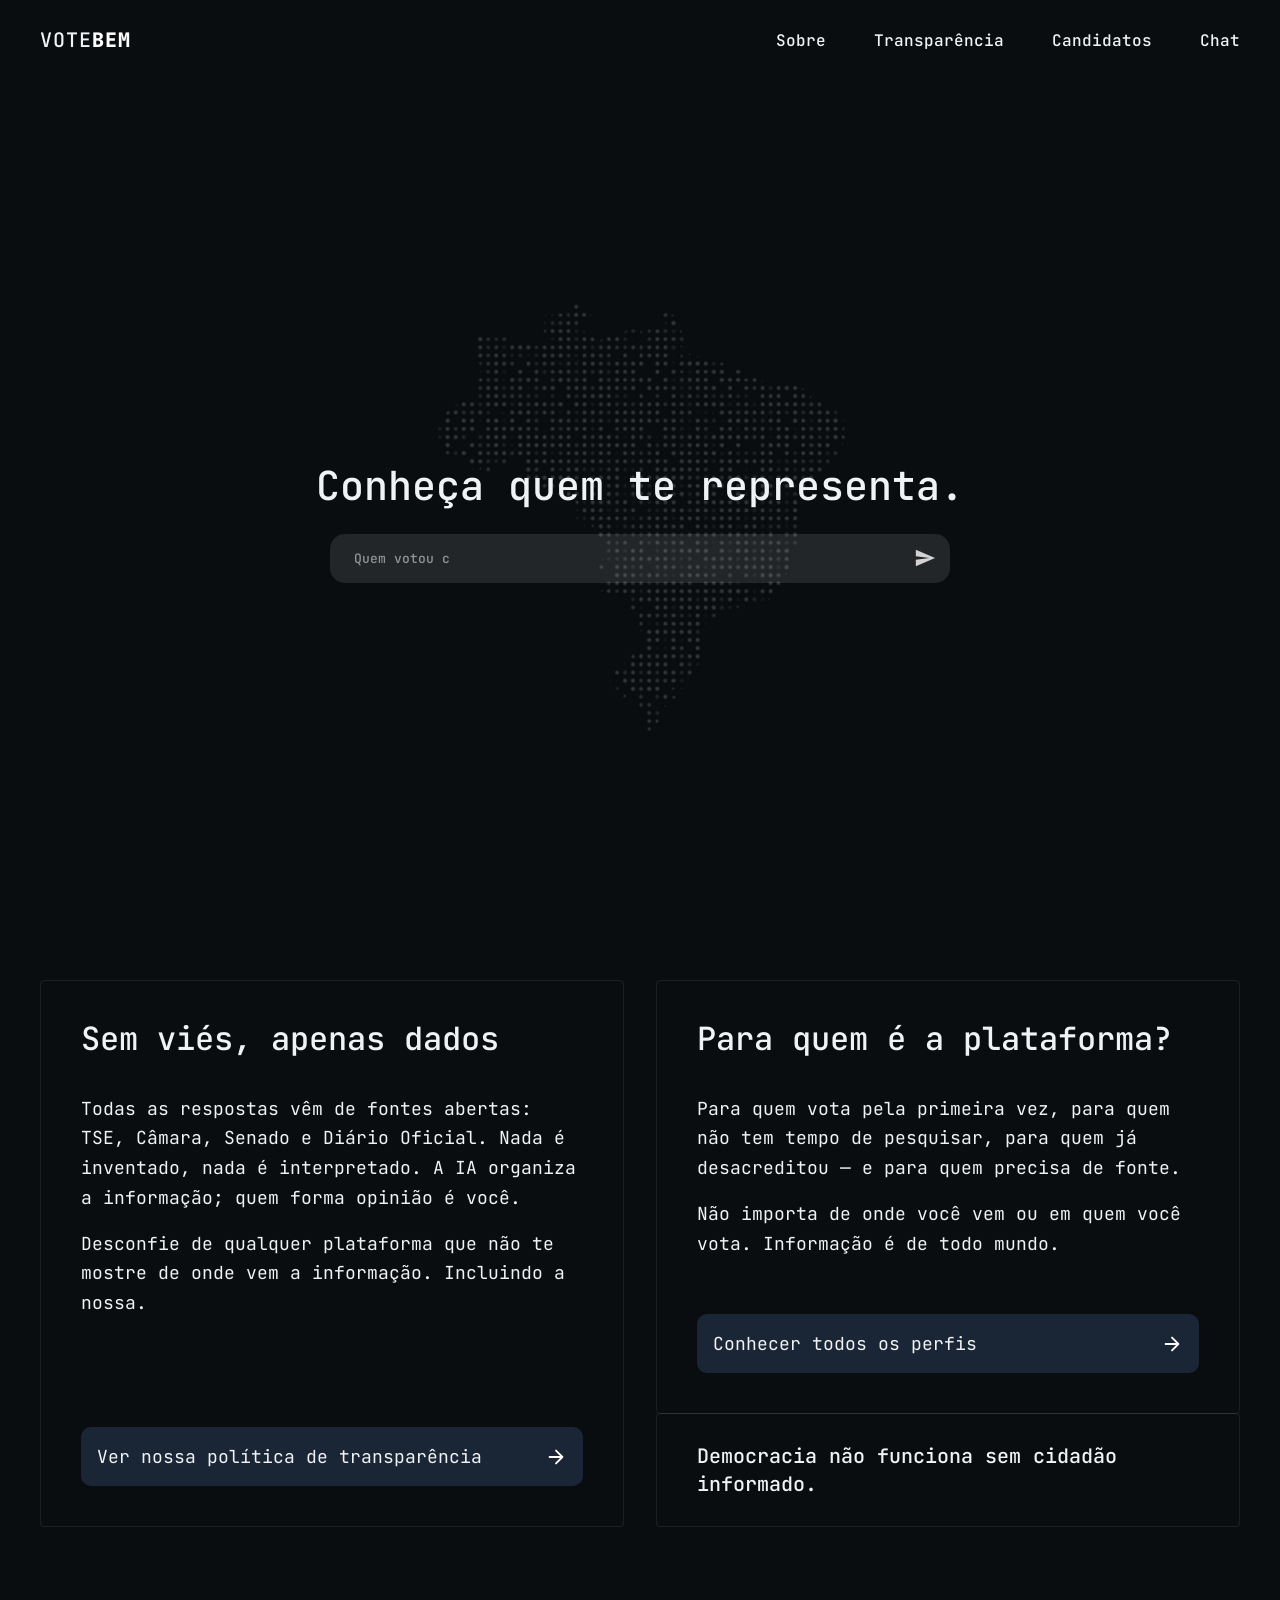
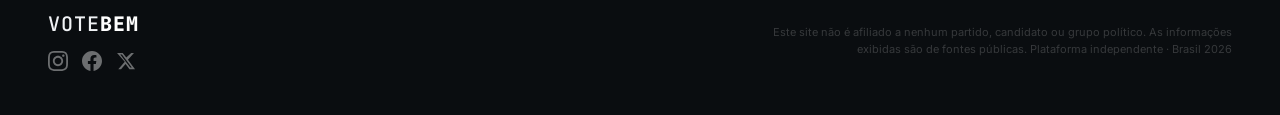
<file: src/frontend/VoteBem/voto Consciente/index.html>
<!DOCTYPE html>
<html lang="pt-BR">

<head>
  <meta charset="UTF-8" />
  <meta name="viewport" content="width=device-width, initial-scale=1.0" />
  <title>VoteBem</title>
  <link
    href="https://fonts.googleapis.com/css2?family=JetBrains+Mono:wght@400;500;700;800&family=Inter:wght@400;500&display=swap"
    rel="stylesheet">
  <link rel="stylesheet" href="global.css">
  <style>
    *,
    *::before,
    *::after {
      margin: 0;
      padding: 0;
      box-sizing: border-box;
    }

    :root {
      --black: #0a0d10;
      --bg-card: #1a2535;
      --border: rgba(255, 255, 255, 0.08);
      --text: #f0f2f5;
      --muted: rgba(240, 242, 245, 0.4);
      --accent: #3ba8cf;
      --mono: 'JetBrains Mono', monospace;
      --sans: 'Inter', sans-serif;
    }

    html {
      scroll-behavior: smooth;
    }

    body {
      font-family: var(--mono);
      background: var(--black);
      color: var(--text);
      overflow-x: hidden;
    }

    /* ── HERO ── */
    .hero {
      position: relative;
      min-height: 100vh;
      display: flex;
      flex-direction: column;
      align-items: center;
      justify-content: center;
      padding: 80px 40px;
      overflow: hidden;
    }

    /* GIF globe background */
    .hero-bg {
      position: absolute;
      top: 50%;
      left: 50%;
      transform: translate(-50%, -52%);
      width: 560px;
      height: 560px;
      opacity: .18;
      pointer-events: none;
    }

    .hero-title {
      font-size: 40px;
      font-weight: 500;
      text-align: center;
      position: relative;
      z-index: 1;
      margin-bottom: 24px;
      max-width: 700px;
      line-height: 1.2;
    }

    /* Search bar */
    .search-wrap {
      position: relative;
      width: 100%;
      max-width: 620px;
      margin-bottom: 16px;
      z-index: 1;
    }

    .search-input {
      width: 100%;
      padding: 16px 52px 16px 24px;
      background: rgba(255, 255, 255, 0.1);
      border: none;
      border-radius: 15px;
      color: var(--text);
      font-family: var(--mono);
      font-size: 13px;
      font-weight: 500;
      outline: none;
      transition: background .25s;
      caret-color: var(--accent);
    }

    .search-input::placeholder {
      color: rgba(255, 255, 255, 0.5);
    }

    .search-input:focus {
      background: rgba(255, 255, 255, 0.14);
    }

    .search-btn {
      position: absolute;
      right: 14px;
      top: 50%;
      transform: translateY(-50%);
      background: none;
      border: none;
      cursor: pointer;
      padding: 0;
      display: flex;
      align-items: center;
      justify-content: center;
      opacity: .8;
      transition: opacity .2s;
    }

    .search-btn:hover {
      opacity: 1;
    }

    .search-btn svg {
      width: 22px;
      height: 22px;
      fill: white;
    }

    /* Pills */
    .pills {
      display: flex;
      gap: 10px;
      flex-wrap: wrap;
      justify-content: center;
      z-index: 1;
    }

    .pill {
      padding: 8px 16px;
      background: rgba(255, 255, 255, 0.1);
      border: none;
      border-radius: 15px;
      font-family: var(--sans);
      font-size: 12px;
      font-weight: 500;
      color: var(--text);
      cursor: pointer;
      transition: background .2s;
    }

    .pill:hover {
      background: rgba(255, 255, 255, 0.18);
    }

    /* ── CARDS SECTION ── */
    .cards-section {
      padding: 0 40px 40px;
      display: grid;
      grid-template-columns: 1fr 1fr;
      gap: 32px;
      max-width: 1840px;
      margin: 0 auto;
    }

    .card {
      border: 1px solid var(--border);
      border-radius: 4px;
      padding: 40px;
      overflow: hidden;
      display: flex;
      flex-direction: column;
    }

    .card-title {
      font-size: 32px;
      font-weight: 500;
      color: var(--text);
      margin-bottom: 36px;
      line-height: 1.15;
    }

    .card-body {
      font-size: 18px;
      font-weight: 400;
      color: var(--text);
      line-height: 1.65;
      margin-bottom: 24px;
      max-width: 680px;
    }

    .card-body+.card-body {
      margin-top: -8px;
    }

    .card-spacer {
      flex: 1;
    }

    /* Card button */
    .card-btn {
      display: inline-flex;
      align-items: center;
      justify-content: space-between;
      padding: 18px 16px;
      background: var(--bg-card);
      border: none;
      border-radius: 10px;
      font-family: var(--mono);
      font-size: 18px;
      font-weight: 400;
      color: var(--text);
      cursor: pointer;
      text-decoration: none;
      width: 100%;
      max-width: 580px;
      margin-top: 32px;
      transition: background .2s, opacity .2s;
    }

    .card-btn:hover {
      background: #222f42;
    }

    .card-btn svg {
      width: 22px;
      height: 22px;
      fill: white;
      flex-shrink: 0;
    }

    /* Right column layout */
    .card-right-col {
      display: flex;
      flex-direction: column;
      gap: 0;
    }

    .card-main {
      border: 1px solid var(--border);
      border-radius: 4px;
      padding: 40px;
    }

    .card-quote {
      border: 1px solid var(--border);
      border-radius: 4px;
      padding: 28px 40px;
      margin-top: -1px;
    }

    .card-quote p {
      font-size: 20px;
      font-weight: 500;
      color: var(--text);
      line-height: 1.4;
    }

    /* Reveal animations */
    .rv {
      opacity: 0;
      transform: translateY(18px);
      transition: opacity .65s ease, transform .65s ease;
    }

    .rv.on {
      opacity: 1;
      transform: none;
    }

    .rv.d1 {
      transition-delay: .1s;
    }

    .rv.d2 {
      transition-delay: .2s;
    }
  </style>
</head>

<body>

  <!-- NAVBAR -->
  <nav>
    <a href="index.html" class="logo-mark">VOTE<span>BEM</span></a>
    <button class="nav-toggle" aria-label="Menu">
      <span></span><span></span><span></span>
    </button>
    <div class="nav-links">
      <a href="sobre.html">Sobre</a>
      <a href="transparencia.html">Transparência</a>
      <a href="candidatos.html">Candidatos</a>
      <a href="chat.html">Chat</a>
    </div>
  </nav>

  <!-- HERO -->
  <section class="hero">
    <img class="hero-bg" src="brasil.png" alt="" aria-hidden="true" />

    <h1 class="hero-title">Conheça quem te representa.</h1>

    <div class="search-wrap">
      <input class="search-input" id="main-search" type="text" placeholder="" />
      <button class="search-btn" onclick="handleSearch()">
        <svg viewBox="0 0 24 24">
          <path d="M2 21l21-9L2 3v7l15 2-15 2z" />
        </svg>
      </button>
    </div>


  </section>

  <!-- CARDS -->
  <div class="cards-section">

    <!-- Esquerda: Sem viés -->
    <div class="card rv">
      <h2 class="card-title">Sem viés, apenas dados</h2>
      <p class="card-body">
        Todas as respostas vêm de fontes abertas: TSE, Câmara, Senado e Diário Oficial. Nada é inventado, nada é
        interpretado. A IA organiza a informação; quem forma opinião é você.
      </p>
      <p class="card-body">
        Desconfie de qualquer plataforma que não te mostre de onde vem a informação. Incluindo a nossa.
      </p>
      <div class="card-spacer"></div>
      <a href="transparencia.html" class="card-btn">
        Ver nossa política de transparência
        <svg viewBox="0 0 24 24">
          <path d="M5 12h14M12 5l7 7-7 7" fill="none" stroke="white" stroke-width="2" stroke-linecap="round"
            stroke-linejoin="round" />
        </svg>
      </a>
    </div>

    <!-- Direita: Para quem + frase -->
    <div class="card-right-col rv d1">
      <div class="card-main">
        <h2 class="card-title">Para quem é a plataforma?</h2>
        <p class="card-body">
          Para quem vota pela primeira vez, para quem não tem tempo de pesquisar, para quem já desacreditou — e para
          quem precisa de fonte.
        </p>
        <p class="card-body">
          Não importa de onde você vem ou em quem você vota. Informação é de todo mundo.
        </p>
        <a href="sobre.html" class="card-btn">
          Conhecer todos os perfis
          <svg viewBox="0 0 24 24">
            <path d="M5 12h14M12 5l7 7-7 7" fill="none" stroke="white" stroke-width="2" stroke-linecap="round"
              stroke-linejoin="round" />
          </svg>
        </a>
      </div>

      <div class="card-quote rv d2">
        <p>Democracia não funciona sem cidadão informado.</p>
      </div>
    </div>

  </div>

  <!-- FOOTER -->
  <footer>
    <div class="footer-left">
      <a href="index.html" class="logo-mark">VOTE<span>BEM</span></a>
      <div class="footer-social">
        <a href="#" aria-label="Instagram">
          <svg viewBox="0 0 24 24">
            <path
              d="M12 2.163c3.204 0 3.584.012 4.85.07 3.252.148 4.771 1.691 4.919 4.919.058 1.265.069 1.645.069 4.849 0 3.205-.012 3.584-.069 4.849-.149 3.225-1.664 4.771-4.919 4.919-1.266.058-1.644.07-4.85.07-3.204 0-3.584-.012-4.849-.07-3.26-.149-4.771-1.699-4.919-4.92-.058-1.265-.07-1.644-.07-4.849 0-3.204.013-3.583.07-4.849.149-3.227 1.664-4.771 4.919-4.919 1.266-.057 1.645-.069 4.849-.069zm0-2.163c-3.259 0-3.667.014-4.947.072-4.358.2-6.78 2.618-6.98 6.98-.059 1.281-.073 1.689-.073 4.948 0 3.259.014 3.668.072 4.948.2 4.358 2.618 6.78 6.98 6.98 1.281.058 1.689.072 4.948.072 3.259 0 3.668-.014 4.948-.072 4.354-.2 6.782-2.618 6.979-6.98.059-1.28.073-1.689.073-4.948 0-3.259-.014-3.667-.072-4.947-.196-4.354-2.617-6.78-6.979-6.98-1.281-.059-1.69-.073-4.949-.073zm0 5.838c-3.403 0-6.162 2.759-6.162 6.162s2.759 6.163 6.162 6.163 6.162-2.759 6.162-6.163c0-3.403-2.759-6.162-6.162-6.162zm0 10.162c-2.209 0-4-1.79-4-4 0-2.209 1.791-4 4-4s4 1.791 4 4c0 2.21-1.791 4-4 4zm6.406-11.845c-.796 0-1.441.645-1.441 1.44s.645 1.44 1.441 1.44c.795 0 1.439-.645 1.439-1.44s-.644-1.44-1.439-1.44z" />
          </svg>
        </a>
        <a href="#" aria-label="Facebook">
          <svg viewBox="0 0 24 24">
            <path
              d="M24 12.073c0-6.627-5.373-12-12-12s-12 5.373-12 12c0 5.99 4.388 10.954 10.125 11.854v-8.385H7.078v-3.47h3.047V9.43c0-3.007 1.792-4.669 4.533-4.669 1.312 0 2.686.235 2.686.235v2.953H15.83c-1.491 0-1.956.925-1.956 1.874v2.25h3.328l-.532 3.47h-2.796v8.385C19.612 23.027 24 18.062 24 12.073z" />
          </svg>
        </a>
        <a href="#" aria-label="X">
          <svg viewBox="0 0 24 24">
            <path
              d="M18.244 2.25h3.308l-7.227 8.26 8.502 11.24H16.17l-4.714-6.231-5.401 6.231H2.744l7.736-8.841L1.254 2.25H8.08l4.253 5.622zm-1.161 17.52h1.833L7.084 4.126H5.117z" />
          </svg>
        </a>
      </div>
    </div>
    <p class="footer-note">Este site não é afiliado a nenhum partido, candidato ou grupo político. As informações
      exibidas são de fontes públicas. Plataforma independente · Brasil 2026</p>
  </footer>

  <script src="global.js"></script>
  <script>
    // ── Scroll reveal ──
    const io = new IntersectionObserver(
      entries => entries.forEach(e => { if (e.isIntersecting) e.target.classList.add('on'); }),
      { threshold: 0.1 }
    );
    document.querySelectorAll('.rv').forEach(el => io.observe(el));

    // ── Typewriter placeholder ──
    const suggestions = [
      'Quem votou contra a escala 6x1?',
      'Quem apoiou a reforma da previdência?',
      'Histórico de cargos de Lula',
      'Quais projetos de lei Bolsonaro aprovou?',
      'Patrimônio declarado de candidatos ao Senado',
      'Quem votou a favor da PEC dos combustíveis?',
    ];

    const input = document.getElementById('main-search');
    let current = 0;
    let charIndex = 0;
    let isDeleting = false;
    let isPaused = false;
    let animating = true;

    const TYPING_SPEED = 55;   // ms por caractere digitando
    const DELETING_SPEED = 28;  // ms por caractere apagando
    const PAUSE_AFTER = 1800; // ms parado antes de apagar
    const PAUSE_BEFORE = 300;  // ms vazio antes de começar próximo

    function typewriter() {
      if (!animating) return;

      const word = suggestions[current];

      if (!isDeleting) {
        // Digitando
        charIndex++;
        input.placeholder = word.slice(0, charIndex);

        if (charIndex === word.length) {
          // Terminou de digitar — pausa antes de apagar
          isPaused = true;
          setTimeout(() => {
            isPaused = false;
            isDeleting = true;
            typewriter();
          }, PAUSE_AFTER);
          return;
        }
        setTimeout(typewriter, TYPING_SPEED);

      } else {
        // Apagando
        charIndex--;
        input.placeholder = word.slice(0, charIndex);

        if (charIndex === 0) {
          // Terminou de apagar — troca palavra e pausa antes de começar
          isDeleting = false;
          current = (current + 1) % suggestions.length;
          setTimeout(typewriter, PAUSE_BEFORE);
          return;
        }
        setTimeout(typewriter, DELETING_SPEED);
      }
    }

    // Para animação quando o usuário foca, retoma quando sai sem digitar
    input.addEventListener('focus', () => {
      animating = false;
      input.placeholder = '';
    });

    input.addEventListener('blur', () => {
      if (input.value === '') {
        animating = true;
        charIndex = 0;
        isDeleting = false;
        current = (current + 1) % suggestions.length;
        setTimeout(typewriter, PAUSE_BEFORE);
      }
    });

    // Inicia
    setTimeout(typewriter, 600);

    // ── Search ──
    input.addEventListener('keydown', e => {
      if (e.key === 'Enter') handleSearch();
    });

    function handleSearch() {
      const val = input.value.trim();
      if (val) window.location.href = `chat.html?q=${encodeURIComponent(val)}`;
    }
  </script>
</body>

</html>
</file>
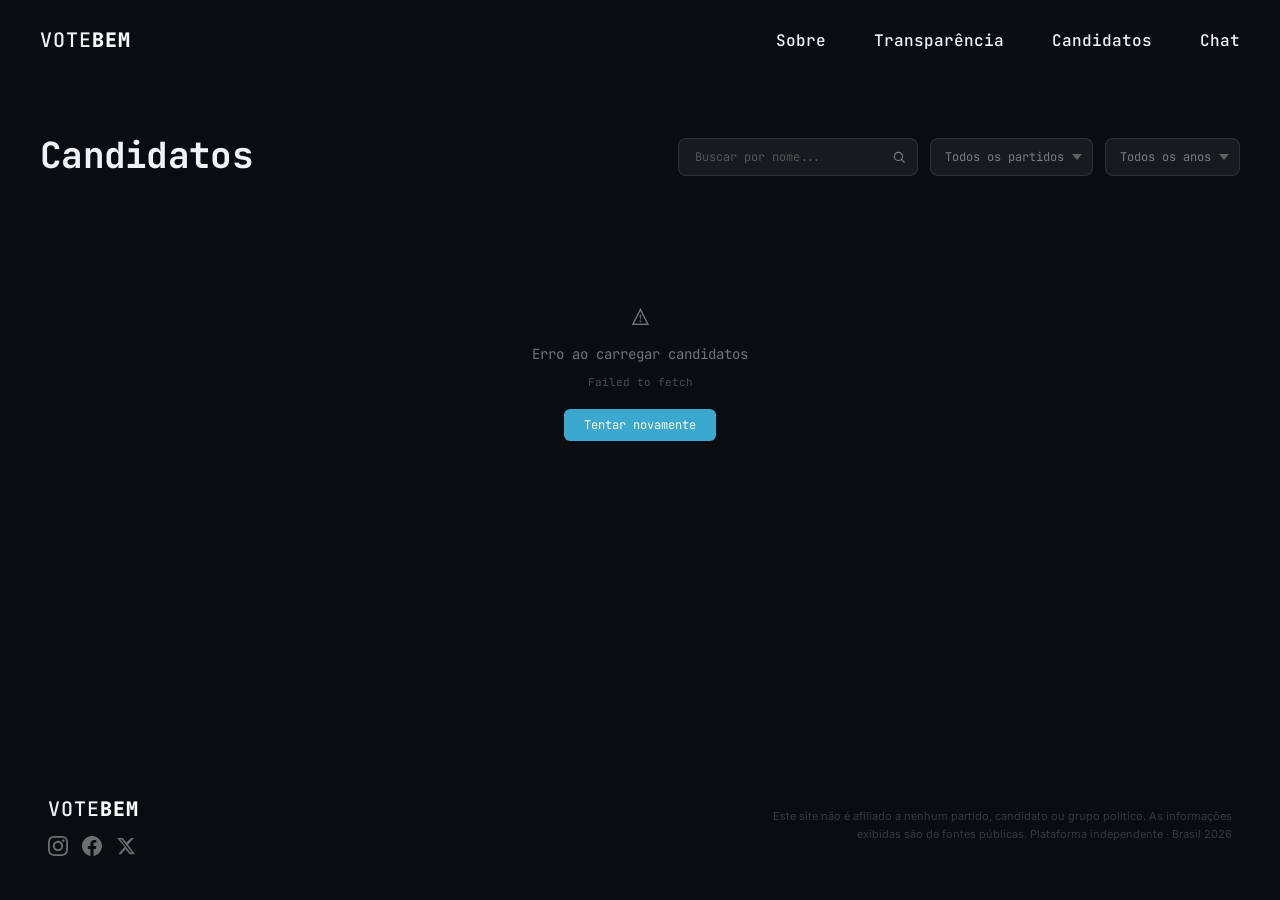
<file: src/frontend/VoteBem/voto Consciente/candidatos.html>
<!DOCTYPE html>
<html lang="pt-BR">

<head>
  <meta charset="UTF-8" />
  <meta name="viewport" content="width=device-width, initial-scale=1.0" />
  <title>Candidatos — VoteBem</title>
  <link
    href="https://fonts.googleapis.com/css2?family=JetBrains+Mono:wght@400;500;700;800&family=Inter:wght@300;400;500&display=swap"
    rel="stylesheet">
  <link rel="stylesheet" href="global.css">
  <style>
    *,
    *::before,
    *::after {
      margin: 0;
      padding: 0;
      box-sizing: border-box;
    }

    :root {
      --bg: #0a0d10;
      --card-bg: #0f1318;
      --card-border: rgba(255, 255, 255, 0.1);
      --btn-bg: #1a2535;
      --btn-border: rgba(255, 255, 255, 0.15);
      --text: #f0f2f5;
      --muted: rgba(240, 242, 245, 0.45);
      --label: rgba(240, 242, 245, 0.35);
      --accent: #3ba8cf;
      --mono: 'JetBrains Mono', monospace;
      --sans: 'Inter', sans-serif;
    }

    html {
      scroll-behavior: smooth;
    }

    body {
      font-family: var(--mono);
      background: var(--bg);
      color: var(--text);
      min-height: 100vh;
      display: flex;
      flex-direction: column;
    }

    /* ── PAGE HEADER ── */
    .page-header {
      padding: 56px 40px 40px;
      display: flex;
      align-items: flex-end;
      justify-content: space-between;
      gap: 24px;
      flex-wrap: wrap;
      border-bottom: 1px solid var(--border);
    }

    .page-title {
      font-size: 36px;
      font-weight: 700;
      letter-spacing: -.02em;
      line-height: 1.1;
    }

    /* ── TOOLBAR ── */
    .toolbar {
      display: flex;
      align-items: center;
      gap: 12px;
      flex-wrap: wrap;
    }

    .search-bar {
      position: relative;
    }

    .search-bar input {
      padding: 10px 40px 10px 16px;
      background: rgba(255, 255, 255, 0.06);
      border: 1px solid rgba(255, 255, 255, 0.1);
      border-radius: 8px;
      color: var(--text);
      font-family: var(--mono);
      font-size: 12px;
      outline: none;
      width: 240px;
      transition: all .2s;
      caret-color: var(--accent);
    }

    .search-bar input::placeholder {
      color: rgba(255, 255, 255, 0.25);
    }

    .search-bar input:focus {
      background: rgba(255, 255, 255, 0.09);
      border-color: rgba(59, 168, 207, 0.35);
      box-shadow: 0 0 0 3px rgba(59, 168, 207, 0.07);
    }

    .search-bar svg {
      position: absolute;
      right: 12px;
      top: 50%;
      transform: translateY(-50%);
      width: 14px;
      height: 14px;
      stroke: var(--muted);
      fill: none;
      stroke-width: 2;
      stroke-linecap: round;
      pointer-events: none;
    }

    .filter-select {
      padding: 10px 28px 10px 14px;
      background: rgba(255, 255, 255, 0.06);
      border: 1px solid rgba(255, 255, 255, 0.1);
      border-radius: 8px;
      color: var(--muted);
      font-family: var(--mono);
      font-size: 12px;
      outline: none;
      cursor: pointer;
      transition: border-color .2s;
      appearance: none;
      background-image: url("data:image/svg+xml,%3Csvg xmlns='http://www.w3.org/2000/svg' width='10' height='6'%3E%3Cpath d='M0 0l5 6 5-6z' fill='rgba(255,255,255,0.3)'/%3E%3C/svg%3E");
      background-repeat: no-repeat;
      background-position: right 10px center;
    }

    .filter-select:focus {
      border-color: rgba(59, 168, 207, 0.35);
    }

    .filter-select option {
      background: #1a2535;
    }

    /* ── GRID ── */
    .grid-wrap {
      padding: 0 40px 60px;
      flex: 1;
    }

    .candidates-grid {
      display: grid;
      grid-template-columns: repeat(auto-fill, minmax(280px, 1fr));
      gap: 20px;
    }

    /* ── CARD ── */
    .card {
      background: var(--card-bg);
      border: 1px solid var(--card-border);
      border-radius: 6px;
      padding: 28px 24px 24px;
      display: flex;
      flex-direction: column;
      transition: border-color .25s, transform .25s;
      cursor: pointer;
    }

    .card:hover {
      border-color: rgba(59, 168, 207, 0.3);
      transform: translateY(-2px);
    }

    .card-avatar {
      width: 90px;
      height: 90px;
      border-radius: 50%;
      background: #2a3340;
      margin: 0 auto 20px;
      overflow: hidden;
      display: flex;
      align-items: center;
      justify-content: center;
      flex-shrink: 0;
      border: 2px solid rgba(255, 255, 255, 0.08);
    }

    .card-avatar img {
      width: 100%;
      height: 100%;
      object-fit: cover;
    }

    .avatar-initials {
      font-size: 24px;
      font-weight: 700;
      color: rgba(255, 255, 255, 0.3);
    }

    .card-name {
      font-size: 16px;
      font-weight: 700;
      color: var(--text);
      margin-bottom: 14px;
      text-align: center;
      line-height: 1.25;
    }

    .card-fields {
      display: flex;
      flex-direction: column;
      gap: 10px;
      margin-bottom: 20px;
      flex: 1;
    }

    .field-label {
      font-size: 10px;
      font-weight: 700;
      color: var(--label);
      letter-spacing: .08em;
      text-transform: uppercase;
      margin-bottom: 2px;
    }

    .field-value {
      font-size: 12px;
      font-weight: 400;
      color: var(--text);
      line-height: 1.4;
    }

    .partido-badge {
      display: inline-flex;
      align-items: center;
      gap: 6px;
      font-size: 11px;
      font-weight: 600;
      color: var(--text);
    }

    .partido-dot {
      width: 8px;
      height: 8px;
      border-radius: 50%;
      flex-shrink: 0;
      background: var(--accent);
    }

    .card-btn {
      display: flex;
      align-items: center;
      justify-content: space-between;
      padding: 10px 14px;
      background: var(--btn-bg);
      border: 1px solid var(--btn-border);
      border-radius: 8px;
      font-family: var(--mono);
      font-size: 12px;
      font-weight: 500;
      color: var(--text);
      cursor: pointer;
      text-decoration: none;
      transition: background .2s, border-color .2s;
    }

    .card-btn:hover {
      background: #222f42;
      border-color: rgba(59, 168, 207, 0.3);
    }

    .card-btn svg {
      width: 13px;
      height: 13px;
      stroke: var(--text);
      fill: none;
      stroke-width: 2;
      stroke-linecap: round;
      stroke-linejoin: round;
      transition: transform .2s;
    }

    .card-btn:hover svg {
      transform: translateX(3px);
    }

    /* ── PAGINAÇÃO ── */
    .pagination {
      display: flex;
      align-items: center;
      justify-content: center;
      gap: 8px;
      padding: 32px 40px;
    }

    .page-btn {
      padding: 8px 16px;
      background: rgba(255, 255, 255, 0.06);
      border: 1px solid rgba(255, 255, 255, 0.1);
      border-radius: 6px;
      font-family: var(--mono);
      font-size: 12px;
      color: var(--muted);
      cursor: pointer;
      transition: all .2s;
    }

    .page-btn:hover:not(:disabled) {
      background: rgba(255, 255, 255, 0.1);
      color: var(--text);
    }

    .page-btn:disabled {
      opacity: .3;
      cursor: not-allowed;
    }

    .page-btn.active {
      background: var(--accent);
      border-color: var(--accent);
      color: #fff;
    }

    .page-info {
      font-size: 11px;
      color: var(--muted);
      padding: 0 8px;
    }

    /* ── ESTADOS ── */
    .state-box {
      grid-column: 1 / -1;
      padding: 80px 0;
      text-align: center;
      color: var(--muted);
      font-size: 14px;
      display: flex;
      flex-direction: column;
      align-items: center;
      gap: 12px;
    }

    .spinner {
      width: 28px;
      height: 28px;
      border: 2px solid rgba(255, 255, 255, 0.1);
      border-top-color: var(--accent);
      border-radius: 50%;
      animation: spin .8s linear infinite;
    }

    @keyframes spin {
      to {
        transform: rotate(360deg);
      }
    }

    .error-icon {
      font-size: 28px;
    }

    /* Reveal */
    .rv {
      opacity: 0;
      transform: translateY(14px);
      transition: opacity .5s ease, transform .5s ease;
    }

    .rv.on {
      opacity: 1;
      transform: none;
    }

    @media (max-width: 640px) {

      .page-header,
      .grid-wrap {
        padding-left: 20px;
        padding-right: 20px;
      }

      .candidates-grid {
        grid-template-columns: 1fr;
      }
    }
  </style>
</head>

<body>

  <nav>
    <a href="index.html" class="logo-mark">VOTE<span>BEM</span></a>
    <button class="nav-toggle" aria-label="Menu">
      <span></span><span></span><span></span>
    </button>
    <div class="nav-links">
      <a href="sobre.html">Sobre</a>
      <a href="transparencia.html">Transparência</a>
      <a href="candidatos.html">Candidatos</a>
      <a href="chat.html">Chat</a>
    </div>
  </nav>

  <div class="page-header">
    <h1 class="page-title">Candidatos</h1>
    <div class="toolbar">
      <div class="search-bar">
        <input type="text" id="search-input" placeholder="Buscar por nome..." />
        <svg viewBox="0 0 24 24">
          <circle cx="11" cy="11" r="7" />
          <path d="M21 21l-4.35-4.35" />
        </svg>
      </div>
      <select class="filter-select" id="filter-partido">
        <option value="">Todos os partidos</option>
      </select>
      <select class="filter-select" id="filter-ano">
        <option value="">Todos os anos</option>
        <option value="2022">2022</option>
        <option value="2018">2018</option>
        <option value="2014">2014</option>
        <option value="2010">2010</option>
      </select>
    </div>
  </div>

  <div class="grid-wrap">
    <div class="candidates-grid" id="candidates-grid">
      <div class="state-box">
        <div class="spinner"></div>
        <span>Carregando candidatos...</span>
      </div>
    </div>
  </div>

  <div class="pagination" id="pagination"></div>

  <footer>
    <div class="footer-left">
      <a href="index.html" class="logo-mark">VOTE<span>BEM</span></a>
      <div class="footer-social">
        <a href="#" aria-label="Instagram">
          <svg viewBox="0 0 24 24">
            <path
              d="M12 2.163c3.204 0 3.584.012 4.85.07 3.252.148 4.771 1.691 4.919 4.919.058 1.265.069 1.645.069 4.849 0 3.205-.012 3.584-.069 4.849-.149 3.225-1.664 4.771-4.919 4.919-1.266.058-1.644.07-4.85.07-3.204 0-3.584-.012-4.849-.07-3.26-.149-4.771-1.699-4.919-4.92-.058-1.265-.07-1.644-.07-4.849 0-3.204.013-3.583.07-4.849.149-3.227 1.664-4.771 4.919-4.919 1.266-.057 1.645-.069 4.849-.069zm0-2.163c-3.259 0-3.667.014-4.947.072-4.358.2-6.78 2.618-6.98 6.98-.059 1.281-.073 1.689-.073 4.948 0 3.259.014 3.668.072 4.948.2 4.358 2.618 6.78 6.98 6.98 1.281.058 1.689.072 4.948.072 3.259 0 3.668-.014 4.948-.072 4.354-.2 6.782-2.618 6.979-6.98.059-1.28.073-1.689.073-4.948 0-3.259-.014-3.667-.072-4.947-.196-4.354-2.617-6.78-6.979-6.98-1.281-.059-1.69-.073-4.949-.073zm0 5.838c-3.403 0-6.162 2.759-6.162 6.162s2.759 6.163 6.162 6.163 6.162-2.759 6.162-6.163c0-3.403-2.759-6.162-6.162-6.162zm0 10.162c-2.209 0-4-1.79-4-4 0-2.209 1.791-4 4-4s4 1.791 4 4c0 2.21-1.791 4-4 4zm6.406-11.845c-.796 0-1.441.645-1.441 1.44s.645 1.44 1.441 1.44c.795 0 1.439-.645 1.439-1.44s-.644-1.44-1.439-1.44z" />
          </svg>
        </a>
        <a href="#" aria-label="Facebook">
          <svg viewBox="0 0 24 24">
            <path
              d="M24 12.073c0-6.627-5.373-12-12-12s-12 5.373-12 12c0 5.99 4.388 10.954 10.125 11.854v-8.385H7.078v-3.47h3.047V9.43c0-3.007 1.792-4.669 4.533-4.669 1.312 0 2.686.235 2.686.235v2.953H15.83c-1.491 0-1.956.925-1.956 1.874v2.25h3.328l-.532 3.47h-2.796v8.385C19.612 23.027 24 18.062 24 12.073z" />
          </svg>
        </a>
        <a href="#" aria-label="X">
          <svg viewBox="0 0 24 24">
            <path
              d="M18.244 2.25h3.308l-7.227 8.26 8.502 11.24H16.17l-4.714-6.231-5.401 6.231H2.744l7.736-8.841L1.254 2.25H8.08l4.253 5.622zm-1.161 17.52h1.833L7.084 4.126H5.117z" />
          </svg>
        </a>
      </div>
    </div>
    <p class="footer-note">Este site não é afiliado a nenhum partido, candidato ou grupo político. As informações
      exibidas são de fontes públicas. Plataforma independente · Brasil 2026</p>
  </footer>

  <script src="global.js"></script>
  <script type="module">
    // ── Config ───────────────────────────────────────────────
    const API_BASE = 'http://localhost:5253';

    async function apiFetch(path) {
      const res = await fetch(`${API_BASE}${path}`);
      if (!res.ok) throw new Error(`HTTP ${res.status}`);
      return res.json();
    }

    async function getCandidatosPaginated(pageNumber = 1, pageSize = 12) {
      return apiFetch(`/candidatos/all-paginated?pageNumber=${pageNumber}&pageSize=${pageSize}`);
    }

    async function getCandidatosByName(name, pageNumber = 1, pageSize = 12) {
      return apiFetch(`/candidatos/by-name-paginated?name=${encodeURIComponent(name)}&pageNumber=${pageNumber}&pageSize=${pageSize}`);
    }

    async function getCandidatosByPartido(partido, pageNumber = 1, pageSize = 12) {
      return apiFetch(`/candidatos/by-partido-paginated?partido=${encodeURIComponent(partido)}&pageNumber=${pageNumber}&pageSize=${pageSize}`);
    }

    async function getCandidatosByAno(ano, pageNumber = 1, pageSize = 12) {
      return apiFetch(`/candidatos/by-ano-eleitoral-paginated?ano=${ano}&pageNumber=${pageNumber}&pageSize=${pageSize}`);
    }

    // ── Estado ───────────────────────────────────────────────
    let state = {
      page: 1,
      pageSize: 12,
      totalPages: 1,
      totalItems: 0,
      search: '',
      partido: '',
      ano: '',
      loading: false,
    };

    const grid = document.getElementById('candidates-grid');
    const pagination = document.getElementById('pagination');
    const searchEl = document.getElementById('search-input');
    const partidoEl = document.getElementById('filter-partido');
    const anoEl = document.getElementById('filter-ano');

    // ── Busca de dados ───────────────────────────────────────
    async function loadCandidatos() {
      if (state.loading) return;
      state.loading = true;
      renderLoading();

      try {
        let data;
        if (state.search) data = await getCandidatosByName(state.search, state.page, state.pageSize);
        else if (state.ano) data = await getCandidatosByAno(state.ano, state.page, state.pageSize);
        else if (state.partido) data = await getCandidatosByPartido(state.partido, state.page, state.pageSize);
        else data = await getCandidatosPaginated(state.page, state.pageSize);

        state.totalPages = data.totalPages ?? 1;
        state.totalItems = data.totalItems ?? 0;

        // Popular partidos no select (apenas na primeira carga sem filtros)
        if (!state.search && !state.partido && !state.ano && state.page === 1) {
          populatePartidos(data.data ?? []);
        }

        renderCards(data.data ?? []);
        renderPagination();
      } catch (err) {
        renderError(err.message);
      } finally {
        state.loading = false;
      }
    }

    // ── Renderers ────────────────────────────────────────────
    function renderLoading() {
      grid.innerHTML = `
      <div class="state-box">
        <div class="spinner"></div>
        <span>Carregando candidatos...</span>
      </div>`;
      pagination.innerHTML = '';
    }

    function renderError(msg) {
      grid.innerHTML = `
      <div class="state-box">
        <span class="error-icon">⚠</span>
        <span>Erro ao carregar candidatos</span>
        <span style="font-size:11px;opacity:.6">${msg}</span>
        <button onclick="loadCandidatos()" style="margin-top:8px;padding:8px 20px;background:var(--accent);border:none;border-radius:6px;color:#fff;font-family:var(--mono);font-size:12px;cursor:pointer">Tentar novamente</button>
      </div>`;
    }

    function renderCards(items) {
      if (!items.length) {
        grid.innerHTML = `<div class="state-box"><span>Nenhum candidato encontrado.</span></div>`;
        return;
      }

      grid.innerHTML = '';
      items.forEach((c, i) => {
        const card = document.createElement('div');
        card.className = 'card rv';
        card.style.transitionDelay = `${(i % 4) * 0.06}s`;
        card.onclick = () => {
          window.location.href = `candidato.html?cpf=${encodeURIComponent(c.nrCpfCandidato)}`;
        };

        const initials = (c.nomeUrna || '?').split(' ').slice(0, 2).map(w => w[0]).join('').toUpperCase();

        card.innerHTML = `
        <div class="card-avatar">
          <span class="avatar-initials">${initials}</span>
        </div>
        <h2 class="card-name">${c.nomeUrna ?? '—'}</h2>
        <div class="card-fields">
          <div>
            <p class="field-label">Partido</p>
            <p class="field-value">
              <span class="partido-badge">
                <span class="partido-dot"></span>
                ${c.partido ?? '—'}
              </span>
            </p>
          </div>
          <div>
            <p class="field-label">Cargo Disputado</p>
            <p class="field-value">${c.cargoDisputado ?? '—'}</p>
          </div>
        </div>
        <a class="card-btn" href="candidato.html?cpf=${encodeURIComponent(c.nrCpfCandidato)}">
          Ver perfil completo
          <svg viewBox="0 0 24 24"><path d="M5 12h14M12 5l7 7-7 7"/></svg>
        </a>
      `;

        grid.appendChild(card);
      });

      // Trigger reveal
      requestAnimationFrame(() => {
        document.querySelectorAll('.card.rv').forEach(el => {
          setTimeout(() => el.classList.add('on'), 40);
        });
      });
    }

    function renderPagination() {
      if (state.totalPages <= 1) { pagination.innerHTML = ''; return; }

      const prev = state.page > 1;
      const next = state.page < state.totalPages;

      let html = `
      <button class="page-btn" ${!prev ? 'disabled' : ''} id="pg-prev">← Anterior</button>
      <span class="page-info">Página ${state.page} de ${state.totalPages} · ${state.totalItems} candidatos</span>
      <button class="page-btn" ${!next ? 'disabled' : ''} id="pg-next">Próxima →</button>
    `;
      pagination.innerHTML = html;

      document.getElementById('pg-prev')?.addEventListener('click', () => {
        state.page--; loadCandidatos();
      });
      document.getElementById('pg-next')?.addEventListener('click', () => {
        state.page++; loadCandidatos();
      });
    }

    // ── Partidos dinâmicos ───────────────────────────────────
    const partidosVisto = new Set();
    function populatePartidos(items) {
      items.forEach(c => {
        if (c.partido && !partidosVisto.has(c.partido)) {
          partidosVisto.add(c.partido);
          const opt = document.createElement('option');
          opt.value = c.partido;
          opt.textContent = c.partido;
          partidoEl.appendChild(opt);
        }
      });
    }

    // ── Event Listeners ──────────────────────────────────────
    let searchTimer;
    searchEl.addEventListener('input', () => {
      clearTimeout(searchTimer);
      searchTimer = setTimeout(() => {
        state.search = searchEl.value.trim();
        state.partido = '';
        state.ano = '';
        state.page = 1;
        partidoEl.value = '';
        anoEl.value = '';
        loadCandidatos();
      }, 400);
    });

    partidoEl.addEventListener('change', () => {
      state.partido = partidoEl.value;
      state.search = '';
      state.ano = '';
      state.page = 1;
      searchEl.value = '';
      anoEl.value = '';
      loadCandidatos();
    });

    anoEl.addEventListener('change', () => {
      state.ano = anoEl.value;
      state.search = '';
      state.partido = '';
      state.page = 1;
      searchEl.value = '';
      partidoEl.value = '';
      loadCandidatos();
    });

    // ── Init ─────────────────────────────────────────────────
    loadCandidatos();
  </script>
</body>

</html>
</file>
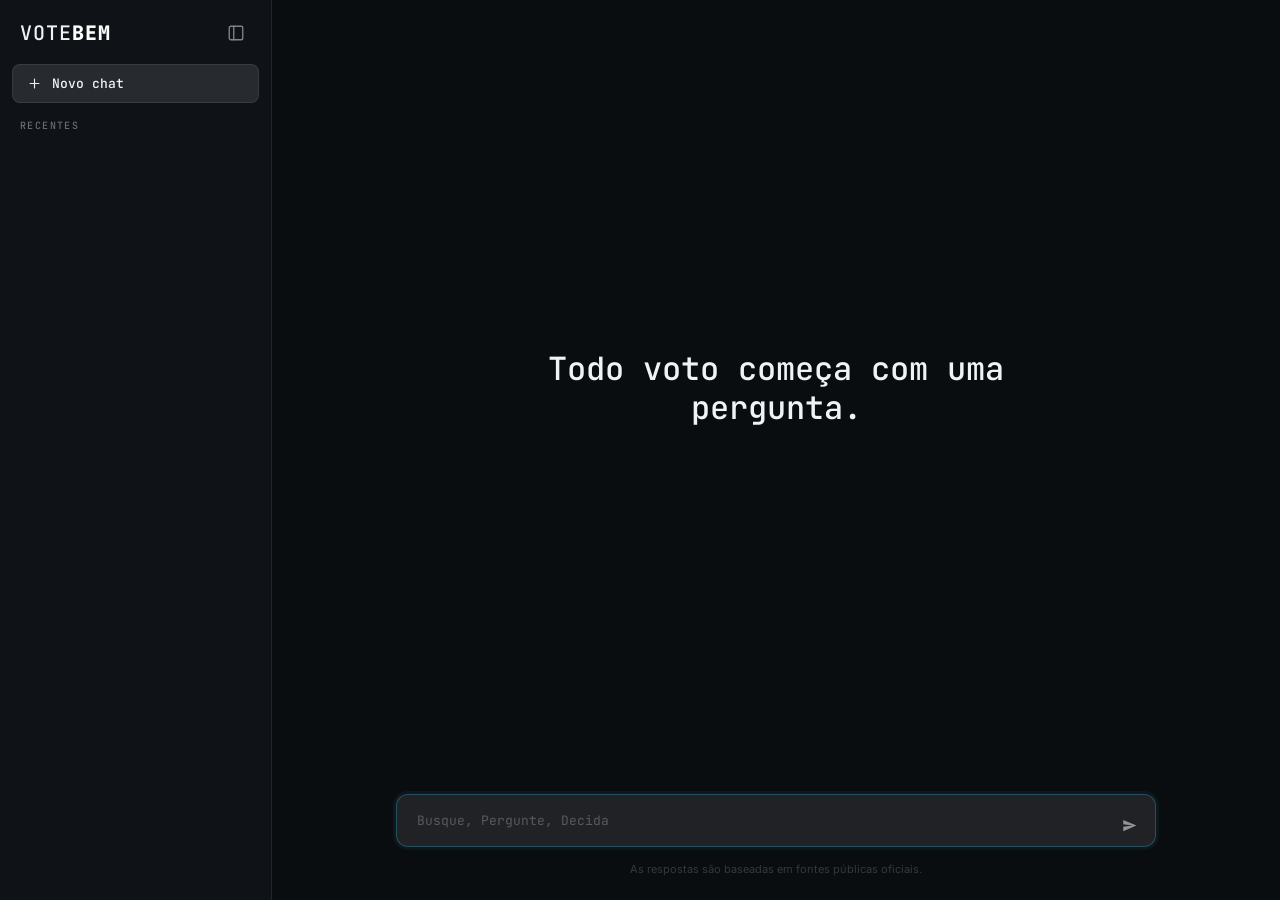
<file: src/frontend/VoteBem/voto Consciente/chat.html>
<!DOCTYPE html>
<html lang="pt-BR">

<head>
  <meta charset="UTF-8" />
  <meta name="viewport" content="width=device-width, initial-scale=1.0" />
  <title>Chat — VoteBem</title>
  <link
    href="https://fonts.googleapis.com/css2?family=JetBrains+Mono:wght@400;500;700;800&family=Inter:wght@300;400;500&display=swap"
    rel="stylesheet">
  <style>
    *,
    *::before,
    *::after {
      margin: 0;
      padding: 0;
      box-sizing: border-box;
    }

    .msg-fontes {
      margin-top: 14px;
      display: flex;
      flex-direction: column;
      gap: 6px;
    }

    .msg-fonte-item {
      display: flex;
      align-items: flex-start;
      gap: 8px;
      font-family: var(--sans);
      font-size: 12px;
      color: rgba(240, 242, 245, 0.7);
      line-height: 1.55;
      padding: 8px 12px;
      background: rgba(59, 168, 207, 0.04);
      border-left: 2px solid rgba(59, 168, 207, 0.3);
      border-radius: 4px;
      cursor: pointer;
      transition: background .15s;
    }

    .msg-fonte-item:hover {
      background: rgba(59, 168, 207, 0.08);
    }

    .msg-fonte-texto {
      flex: 1;
      display: -webkit-box;
      -webkit-line-clamp: 3;
      -webkit-box-orient: vertical;
      overflow: hidden;
      white-space: pre-wrap;
    }

    .msg-fonte-item.expanded .msg-fonte-texto {
      -webkit-line-clamp: unset;
      display: block;
    }

    .msg-fonte-toggle {
      font-size: 10px;
      color: var(--muted);
      margin-top: 4px;
      opacity: .6;
      user-select: none;
    }

    .msg-fonte-ref {
      font-weight: 600;
      color: var(--accent);
      flex-shrink: 0;
    }

    .msg-categoria {
      display: inline-block;
      font-size: 10px;
      font-weight: 600;
      letter-spacing: .08em;
      text-transform: uppercase;
      color: var(--muted);
      margin-top: 8px;
      padding: 2px 8px;
      border: 1px solid var(--border);
      border-radius: 10px;
    }

    :root {
      --bg: #0a0d10;
      --sidebar-bg: #0f1318;
      --sidebar-hover: rgba(255, 255, 255, 0.06);
      --sidebar-active: rgba(255, 255, 255, 0.10);
      --border: rgba(255, 255, 255, 0.08);
      --input-bg: rgba(255, 255, 255, 0.07);
      --input-border: rgba(255, 255, 255, 0.12);
      --text: #f0f2f5;
      --muted: rgba(240, 242, 245, 0.4);
      --accent: #3ba8cf;
      --mono: 'JetBrains Mono', monospace;
      --sans: 'Inter', sans-serif;
      --sidebar-w: 272px;
    }

    html,
    body {
      height: 100%;
      font-family: var(--mono);
      background: var(--bg);
      color: var(--text);
      overflow: hidden;
    }

    .app {
      display: grid;
      grid-template-columns: var(--sidebar-w) 1fr;
      height: 100vh;
      transition: grid-template-columns .3s ease;
    }

    .app.sidebar-hidden {
      grid-template-columns: 0px 1fr;
    }

    .app.sidebar-hidden .sidebar {
      opacity: 0;
      pointer-events: none;
    }

    .btn-show-sidebar {
      position: fixed;
      top: 14px;
      left: 14px;
      background: none;
      border: none;
      cursor: pointer;
      padding: 6px;
      border-radius: 6px;
      opacity: 0;
      pointer-events: none;
      transition: opacity .25s;
      display: flex;
      z-index: 20;
    }

    .btn-show-sidebar.visible {
      opacity: .5;
      pointer-events: auto;
    }

    .btn-show-sidebar:hover {
      opacity: 1;
      background: rgba(255, 255, 255, 0.07);
    }

    .btn-show-sidebar svg {
      width: 18px;
      height: 18px;
      stroke: var(--text);
      fill: none;
      stroke-width: 1.8;
      stroke-linecap: round;
    }

    .sidebar {
      background: var(--sidebar-bg);
      border-right: 1px solid var(--border);
      display: flex;
      flex-direction: column;
      height: 100vh;
      overflow: hidden;
      transition: opacity .2s;
    }

    .sidebar-header {
      padding: 18px 20px 16px;
      display: flex;
      align-items: center;
      justify-content: space-between;
      flex-shrink: 0;
    }

    .logo {
      display: flex;
      flex-direction: column;
      line-height: 1;
      cursor: pointer;
      text-decoration: none;
    }

    .logo-mark {
      font-size: 20px;
      font-weight: 500;
      letter-spacing: .05em;
      color: var(--text);
      text-decoration: none;
    }

    .logo-mark span {
      color: white;
      font-weight: 800;
    }

    .btn-toggle {
      background: none;
      border: none;
      cursor: pointer;
      padding: 6px;
      border-radius: 6px;
      opacity: .5;
      transition: opacity .2s, background .2s;
      display: flex;
    }

    .btn-toggle:hover {
      opacity: 1;
      background: var(--sidebar-hover);
    }

    .btn-toggle svg {
      width: 18px;
      height: 18px;
      stroke: var(--text);
      fill: none;
      stroke-width: 1.8;
      stroke-linecap: round;
    }

    .btn-new {
      margin: 0 12px 16px;
      padding: 10px 14px;
      background: var(--sidebar-active);
      border: 1px solid var(--border);
      border-radius: 8px;
      display: flex;
      align-items: center;
      gap: 10px;
      cursor: pointer;
      font-family: var(--mono);
      font-size: 13px;
      font-weight: 500;
      color: var(--text);
      transition: background .2s;
      flex-shrink: 0;
    }

    .btn-new:hover {
      background: rgba(255, 255, 255, 0.13);
    }

    .btn-new svg {
      width: 15px;
      height: 15px;
      stroke: var(--text);
      fill: none;
      stroke-width: 1.8;
      stroke-linecap: round;
      flex-shrink: 0;
    }

    .sidebar-section-label {
      font-size: 10px;
      font-weight: 500;
      letter-spacing: .14em;
      color: var(--muted);
      text-transform: uppercase;
      padding: 0 20px 10px;
      flex-shrink: 0;
    }

    .history-list {
      flex: 1;
      overflow-y: auto;
      padding: 0 8px 24px;
    }

    .history-list::-webkit-scrollbar {
      width: 4px;
    }

    .history-list::-webkit-scrollbar-thumb {
      background: rgba(255, 255, 255, 0.1);
      border-radius: 4px;
    }

    .history-item {
      padding: 9px 12px;
      border-radius: 6px;
      font-size: 12px;
      color: var(--muted);
      cursor: pointer;
      transition: background .15s, color .15s;
      white-space: nowrap;
      overflow: hidden;
      text-overflow: ellipsis;
    }

    .history-item:hover {
      background: var(--sidebar-hover);
      color: var(--text);
    }

    .history-item.active {
      background: var(--sidebar-active);
      color: var(--text);
    }

    .main {
      display: flex;
      flex-direction: column;
      height: 100vh;
      position: relative;
      background: var(--bg);
    }

    .chat-area {
      flex: 1;
      overflow-y: auto;
      display: flex;
      flex-direction: column;
    }

    .chat-area::-webkit-scrollbar {
      width: 4px;
    }

    .chat-area::-webkit-scrollbar-thumb {
      background: rgba(255, 255, 255, 0.08);
      border-radius: 4px;
    }

    .empty-state {
      flex: 1;
      display: flex;
      flex-direction: column;
      align-items: center;
      justify-content: center;
      gap: 32px;
      padding: 40px;
      text-align: center;
    }

    .empty-title {
      font-size: 32px;
      font-weight: 500;
      color: var(--text);
      line-height: 1.2;
      max-width: 600px;
    }

    .messages {
      display: flex;
      flex-direction: column;
      gap: 0;
      padding: 32px 0;
      max-width: 760px;
      width: 100%;
      margin: 0 auto;
    }

    .msg {
      padding: 20px 32px;
      display: flex;
      gap: 16px;
      align-items: flex-start;
    }

    .msg:hover {
      background: rgba(255, 255, 255, 0.02);
    }

    .msg-content {
      flex: 1;
    }

    .msg-role {
      font-size: 11px;
      font-weight: 600;
      letter-spacing: .08em;
      text-transform: uppercase;
      color: var(--muted);
      margin-bottom: 8px;
    }

    .msg-text {
      font-family: var(--sans);
      font-size: 15px;
      font-weight: 300;
      color: var(--text);
      line-height: 1.78;
      white-space: pre-wrap;
    }

    .msg-source {
      margin-top: 12px;
      display: inline-flex;
      align-items: center;
      gap: 6px;
      font-size: 11px;
      font-weight: 500;
      color: var(--accent);
      opacity: .8;
      border: 1px solid rgba(59, 168, 207, 0.2);
      padding: 4px 10px;
      border-radius: 20px;
    }

    .msg-source::before {
      content: '';
      width: 6px;
      height: 6px;
      border-radius: 50%;
      background: var(--accent);
    }

    .msg-erro {
      font-family: var(--sans);
      font-size: 13px;
      color: #f87171;
      padding: 12px 32px;
    }

    .typing {
      padding: 20px 32px;
      display: flex;
      gap: 16px;
      align-items: center;
    }

    .typing-dots {
      display: flex;
      gap: 4px;
      align-items: center;
    }

    .typing-dots span {
      width: 6px;
      height: 6px;
      border-radius: 50%;
      background: var(--muted);
      animation: blink 1.2s ease infinite;
    }

    .typing-dots span:nth-child(2) {
      animation-delay: .2s;
    }

    .typing-dots span:nth-child(3) {
      animation-delay: .4s;
    }

    @keyframes blink {

      0%,
      80%,
      100% {
        opacity: .2;
        transform: scale(1);
      }

      40% {
        opacity: 1;
        transform: scale(1.2);
      }
    }

    .input-area {
      padding: 16px 24px 24px;
      flex-shrink: 0;
    }

    .input-wrap {
      max-width: 760px;
      margin: 0 auto;
      position: relative;
    }

    .chat-input {
      width: 100%;
      padding: 16px 52px 16px 20px;
      background: var(--input-bg);
      border: 1px solid var(--input-border);
      border-radius: 12px;
      color: var(--text);
      font-family: var(--mono);
      font-size: 13px;
      outline: none;
      resize: none;
      line-height: 1.5;
      transition: background .2s, border-color .2s, box-shadow .2s;
      caret-color: var(--accent);
      max-height: 180px;
      overflow-y: auto;
    }

    .chat-input::placeholder {
      color: rgba(255, 255, 255, 0.25);
    }

    .chat-input:focus {
      background: rgba(255, 255, 255, 0.09);
      border-color: rgba(59, 168, 207, 0.35);
      box-shadow: 0 0 0 3px rgba(59, 168, 207, 0.07);
    }

    .chat-input:disabled {
      opacity: .5;
      cursor: not-allowed;
    }

    .send-btn {
      position: absolute;
      right: 12px;
      bottom: 12px;
      width: 30px;
      height: 30px;
      background: none;
      border: none;
      cursor: pointer;
      display: flex;
      align-items: center;
      justify-content: center;
      transition: opacity .2s, transform .15s;
      opacity: .55;
    }

    .send-btn:hover {
      opacity: 1;
      transform: scale(1.1);
    }

    .send-btn:disabled {
      opacity: .2;
      cursor: not-allowed;
      transform: none;
    }

    .send-btn svg {
      width: 15px;
      height: 15px;
      fill: var(--text);
    }

    .input-hint {
      text-align: center;
      font-family: var(--sans);
      font-size: 11px;
      color: rgba(255, 255, 255, 0.18);
      margin-top: 10px;
    }

    .msg-divider {
      height: 1px;
      background: var(--border);
      margin: 0 32px;
    }

    .hidden {
      display: none !important;
    }
  </style>
</head>

<body>
  <div class="app">
    <aside class="sidebar">
      <div class="sidebar-header">
        <a href="index.html" class="logo-mark">VOTE<span>BEM</span></a>
        <button class="btn-toggle" onclick="toggleSidebar()">
          <svg viewBox="0 0 24 24">
            <rect x="3" y="3" width="18" height="18" rx="2" />
            <line x1="9" y1="3" x2="9" y2="21" />
          </svg>
        </button>
      </div>
      <button class="btn-new" onclick="newChat()">
        <svg viewBox="0 0 24 24">
          <path d="M12 5v14M5 12h14" />
        </svg>
        Novo chat
      </button>
      <p class="sidebar-section-label">Recentes</p>
      <div class="history-list" id="history-list"></div>
    </aside>

    <main class="main">
      <button class="btn-show-sidebar" id="btn-expand" onclick="toggleSidebar()">
        <svg viewBox="0 0 24 24">
          <rect x="3" y="3" width="18" height="18" rx="2" />
          <line x1="9" y1="3" x2="9" y2="21" />
        </svg>
      </button>
      <div class="empty-state" id="empty-state">
        <h1 class="empty-title">Todo voto começa com uma pergunta.</h1>
      </div>
      <div class="chat-area hidden" id="chat-area">
        <div class="messages" id="messages"></div>
      </div>
      <div class="input-area">
        <div class="input-wrap">
          <textarea class="chat-input" id="chat-input" rows="1" placeholder="Busque, Pergunte, Decida"></textarea>
          <button class="send-btn" id="send-btn" onclick="sendMessage()">
            <svg viewBox="0 0 24 24">
              <path d="M2 21l21-9L2 3v7l15 2-15 2z" />
            </svg>
          </button>
        </div>
        <p class="input-hint">As respostas são baseadas em fontes públicas oficiais.</p>
      </div>
    </main>
  </div>

  <script>
    // Aponta para a API .NET (que faz proxy para o serviço Python de IA).
    // Porta padrão do launchSettings.json (perfil "http").
    const BACKEND_URL = 'http://localhost:5253';
    let historicoChat = [];
    let carregando = false;
    let firstMessage = true;

    const textarea = document.getElementById('chat-input');
    const historyList = document.getElementById('history-list');

    textarea.addEventListener('input', () => {
      textarea.style.height = 'auto';
      textarea.style.height = Math.min(textarea.scrollHeight, 180) + 'px';
    });

    textarea.addEventListener('keydown', e => {
      if (e.key === 'Enter' && !e.shiftKey) { e.preventDefault(); sendMessage(); }
    });

    function mostrarChat() {
      if (firstMessage) {
        document.getElementById('empty-state').classList.add('hidden');
        document.getElementById('chat-area').classList.remove('hidden');
        firstMessage = false;
      }
    }

    function appendMessage(role, text, extras = {}) {
      mostrarChat();
      const messages = document.getElementById('messages');
      if (messages.children.length > 0) {
        const div = document.createElement('div');
        div.className = 'msg-divider';
        messages.appendChild(div);
      }
      const msg = document.createElement('div');
      msg.className = 'msg';
      const content = document.createElement('div');
      content.className = 'msg-content';
      const roleLabel = document.createElement('p');
      roleLabel.className = 'msg-role';
      roleLabel.textContent = role === 'user' ? 'Você' : 'Voto Consciente';
      const msgText = document.createElement('p');
      msgText.className = 'msg-text';
      msgText.textContent = text;
      content.appendChild(roleLabel);
      content.appendChild(msgText);

      if (role === 'ai') {
        const fontes = extras.fontes || [];
        if (fontes.length) {
          const wrap = document.createElement('div');
          wrap.className = 'msg-fontes';
          fontes.forEach(f => {
            const item = document.createElement('div');
            item.className = 'msg-fonte-item';
            const refSpan = document.createElement('span');
            refSpan.className = 'msg-fonte-ref';
            refSpan.textContent = `[${f.ref}]`;

            const body = document.createElement('div');
            body.style.flex = '1';

            const txt = document.createElement('div');
            txt.className = 'msg-fonte-texto';
            const ano = f.ano ? ` (${f.ano})` : '';
            const trecho = (f.trecho || '').trim();
            txt.textContent = `${f.nome}${ano} — ${trecho}`;

            const toggle = document.createElement('div');
            toggle.className = 'msg-fonte-toggle';
            toggle.textContent = '↓ clique para expandir';

            body.appendChild(txt);
            body.appendChild(toggle);

            item.appendChild(refSpan);
            item.appendChild(body);

            item.addEventListener('click', () => {
              const expanded = item.classList.toggle('expanded');
              toggle.textContent = expanded ? '↑ clique para recolher' : '↓ clique para expandir';
            });

            wrap.appendChild(item);
          });
          content.appendChild(wrap);
        } else {
          const source = document.createElement('span');
          source.className = 'msg-source';
          source.textContent = 'Fonte: TSE · Dados oficiais';
          content.appendChild(source);
        }
        if (extras.categoria) {
          const cat = document.createElement('div');
          cat.className = 'msg-categoria';
          cat.textContent = extras.categoria;
          content.appendChild(cat);
        }
      }
      msg.appendChild(content);
      messages.appendChild(msg);
      scrollToBottom();
    }

    function appendErro(texto) {
      mostrarChat();
      const div = document.createElement('div');
      div.className = 'msg-erro';
      div.textContent = '⚠ ' + texto;
      document.getElementById('messages').appendChild(div);
      scrollToBottom();
    }

    function showTyping() {
      mostrarChat();
      const messages = document.getElementById('messages');
      if (messages.children.length > 0) {
        const div = document.createElement('div');
        div.className = 'msg-divider';
        div.id = 'typing-divider';
        messages.appendChild(div);
      }
      const typing = document.createElement('div');
      typing.className = 'typing';
      typing.id = 'typing-indicator';
      typing.innerHTML = '<div class="typing-dots"><span></span><span></span><span></span></div>';
      messages.appendChild(typing);
      scrollToBottom();
    }

    function removeTyping() {
      document.getElementById('typing-indicator')?.remove();
      document.getElementById('typing-divider')?.remove();
    }

    function scrollToBottom() {
      const area = document.getElementById('chat-area');
      setTimeout(() => { area.scrollTop = area.scrollHeight; }, 50);
    }

    function addToHistory(text) {
      const item = document.createElement('div');
      item.className = 'history-item active';
      item.textContent = text.length > 36 ? text.slice(0, 36) + '…' : text;
      item.onclick = () => {
        document.querySelectorAll('.history-item').forEach(x => x.classList.remove('active'));
        item.classList.add('active');
      };
      document.querySelectorAll('.history-item').forEach(x => x.classList.remove('active'));
      historyList.insertBefore(item, historyList.firstChild);
    }

    // ── UMA única requisição por mensagem ──
    async function sendMessage() {
      if (carregando) return;
      const val = textarea.value.trim();
      if (!val) return;

      carregando = true;
      textarea.disabled = true;
      document.getElementById('send-btn').disabled = true;
      textarea.value = '';
      textarea.style.height = 'auto';

      appendMessage('user', val);
      addToHistory(val);
      showTyping();

      try {
        const res = await fetch(`${BACKEND_URL}/ai/chat`, {
          method: 'POST',
          headers: { 'Content-Type': 'application/json' },
          body: JSON.stringify({ pergunta: val })
        });

        removeTyping();

        if (!res.ok) {
          const errText = await res.text().catch(() => '');
          let detail = errText;
          try { detail = JSON.parse(errText).detail || errText; } catch { }
          throw new Error(detail || `Erro ${res.status}`);
        }

        const data = await res.json();
        appendMessage('ai', data.resposta || '', {
          fontes: data.fontes || [],
          categoria: data.categoria,
        });
        historicoChat.push({ papel: 'usuário', texto: val });
        historicoChat.push({ papel: 'assistente', texto: data.resposta || '' });

      } catch (err) {
        removeTyping();
        appendErro('Não foi possível obter resposta. Verifique se o backend está rodando.');
        console.error(err);
      }

      carregando = false;
      textarea.disabled = false;
      document.getElementById('send-btn').disabled = false;
      textarea.focus();
    }

    function newChat() {
      document.getElementById('messages').innerHTML = '';
      document.getElementById('empty-state').classList.remove('hidden');
      document.getElementById('chat-area').classList.add('hidden');
      document.querySelectorAll('.history-item').forEach(x => x.classList.remove('active'));
      historicoChat = [];
      firstMessage = true;
      textarea.value = '';
      textarea.style.height = 'auto';
      textarea.focus();
    }

    function toggleSidebar() {
      const app = document.querySelector('.app');
      const expand = document.getElementById('btn-expand');
      app.classList.toggle('sidebar-hidden');
      expand.classList.toggle('visible', app.classList.contains('sidebar-hidden'));
    }

    textarea.focus();

    const params = new URLSearchParams(window.location.search);
    const query = params.get('q');
    if (query) {
      textarea.value = decodeURIComponent(query);
      setTimeout(() => sendMessage(), 400);
    }
  </script>
</body>

</html>
</file>
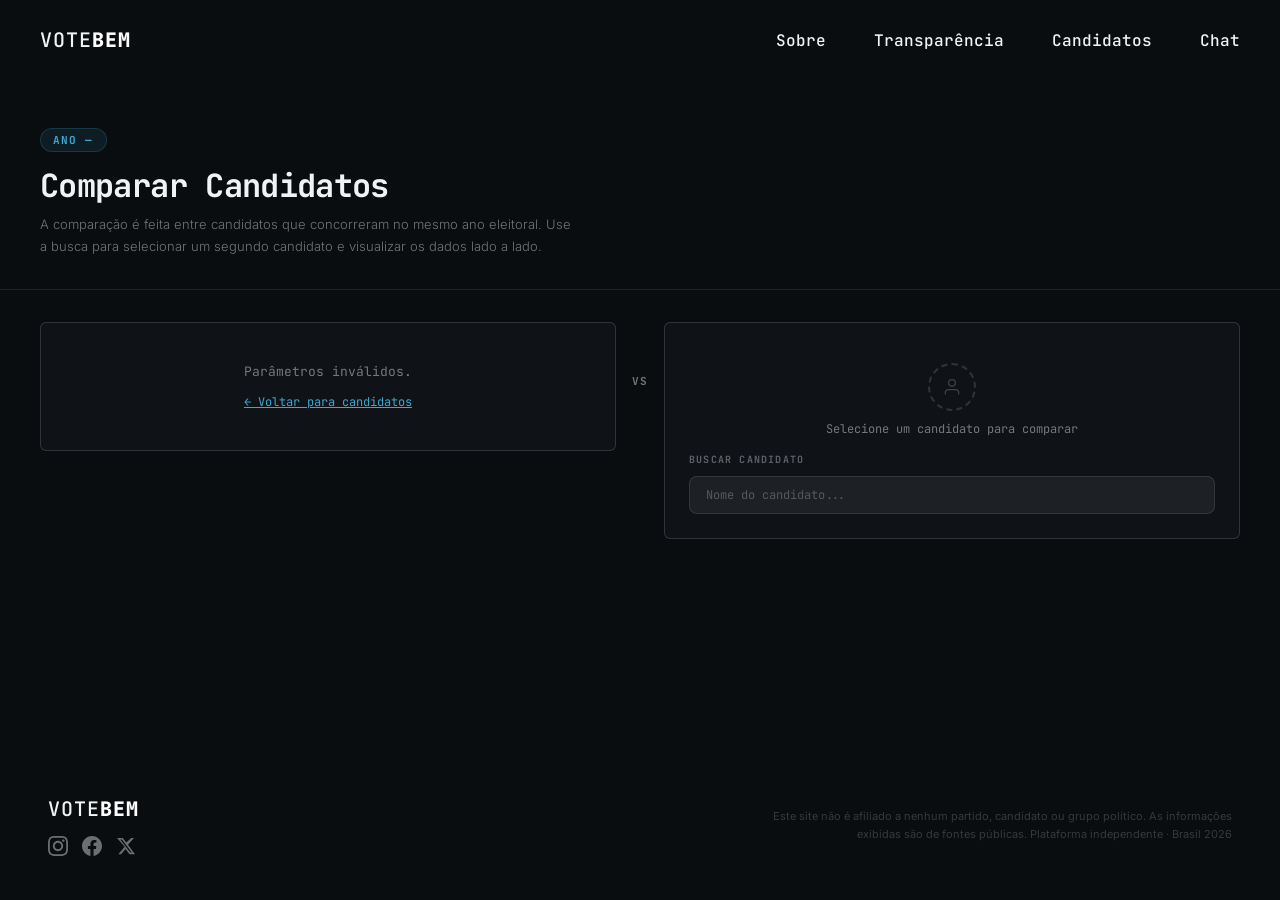
<file: src/frontend/VoteBem/voto Consciente/comparar.html>
<!DOCTYPE html>
<html lang="pt-BR">
<head>
  <meta charset="UTF-8" />
  <meta name="viewport" content="width=device-width, initial-scale=1.0" />
  <title>Comparar Candidatos — VOTO CONSCIENTE</title>
  <link href="https://fonts.googleapis.com/css2?family=JetBrains+Mono:wght@400;500;700;800&family=Inter:wght@300;400;500&display=swap" rel="stylesheet">
  <link rel="stylesheet" href="global.css">
  <style>
    *, *::before, *::after { margin: 0; padding: 0; box-sizing: border-box; }

    :root {
      --bg: #0a0d10;
      --panel: #0f1318;
      --border: rgba(255,255,255,0.09);
      --border-strong: rgba(255,255,255,0.14);
      --text: #f0f2f5;
      --muted: rgba(240,242,245,0.45);
      --label: rgba(240,242,245,0.35);
      --accent: #3ba8cf;
      --mono: 'JetBrains Mono', monospace;
      --sans: 'Inter', sans-serif;
    }

    html { scroll-behavior: smooth; }
    body { font-family: var(--mono); background: var(--bg); color: var(--text); min-height: 100vh; display: flex; flex-direction: column; }

    /* PAGE HEADER */
    .page-header { padding: 48px 40px 32px; border-bottom: 1px solid var(--border); }

    .year-badge {
      display: inline-flex;
      align-items: center;
      font-size: 11px;
      font-weight: 700;
      letter-spacing: .1em;
      text-transform: uppercase;
      color: var(--accent);
      background: rgba(59,168,207,0.1);
      border: 1px solid rgba(59,168,207,0.2);
      padding: 4px 12px;
      border-radius: 20px;
      margin-bottom: 16px;
    }

    .page-title { font-size: 32px; font-weight: 700; letter-spacing: -.02em; line-height: 1.1; margin-bottom: 10px; }

    .page-note {
      font-family: var(--sans);
      font-size: 13px;
      font-weight: 300;
      color: var(--muted);
      line-height: 1.7;
      max-width: 540px;
    }

    /* MAIN */
    .compare-wrap { flex: 1; padding: 32px 40px 60px; display: flex; flex-direction: column; gap: 32px; }

    /* SELECTION ROW */
    .selection-row {
      display: grid;
      grid-template-columns: 1fr 48px 1fr;
      align-items: start;
    }

    .vs-divider {
      display: flex;
      align-items: flex-start;
      justify-content: center;
      padding-top: 52px;
      font-size: 11px;
      font-weight: 700;
      letter-spacing: .1em;
      color: var(--muted);
    }

    /* CANDIDATE CARD */
    .cand-card {
      background: var(--panel);
      border: 1px solid var(--border-strong);
      border-radius: 6px;
    }

    .cand-header {
      padding: 28px 24px;
      display: flex;
      flex-direction: column;
      align-items: center;
      text-align: center;
      border-bottom: 1px solid var(--border);
    }

    .avatar {
      width: 80px; height: 80px;
      border-radius: 50%;
      background: #2a3340;
      margin-bottom: 14px;
      overflow: hidden;
      display: flex;
      align-items: center;
      justify-content: center;
      border: 2px solid var(--border-strong);
      flex-shrink: 0;
    }
    .avatar img { width: 100%; height: 100%; object-fit: cover; }
    .avatar-initials { font-size: 22px; font-weight: 700; color: rgba(255,255,255,0.22); }

    .cand-name { font-size: 15px; font-weight: 700; color: var(--text); line-height: 1.25; margin-bottom: 6px; }
    .cand-sub { font-size: 11px; color: var(--muted); letter-spacing: .03em; line-height: 1.5; }

    .no-year-warn {
      padding: 10px 20px;
      font-family: var(--sans);
      font-size: 12px;
      color: rgba(244,67,54,.75);
      border-bottom: 1px solid var(--border);
    }

    .btn-change {
      display: flex;
      align-items: center;
      justify-content: center;
      gap: 6px;
      width: 100%;
      padding: 11px;
      background: none;
      border: none;
      border-top: 1px solid var(--border);
      font-family: var(--mono);
      font-size: 11px;
      font-weight: 500;
      color: var(--muted);
      cursor: pointer;
      transition: color .2s, background .2s;
    }
    .btn-change:hover { color: var(--text); background: rgba(255,255,255,0.04); }
    .btn-change svg { width: 12px; height: 12px; stroke: currentColor; fill: none; stroke-width: 2; stroke-linecap: round; }

    /* PLACEHOLDER */
    .cand-placeholder {
      padding: 40px 24px 0;
      display: flex;
      flex-direction: column;
      align-items: center;
      text-align: center;
      gap: 10px;
    }

    .placeholder-ring {
      width: 48px; height: 48px;
      border-radius: 50%;
      border: 2px dashed rgba(255,255,255,0.14);
      display: flex; align-items: center; justify-content: center;
    }
    .placeholder-ring svg { width: 20px; height: 20px; stroke: rgba(255,255,255,0.2); fill: none; stroke-width: 1.5; }
    .placeholder-text { font-size: 12px; color: var(--muted); }

    /* SEARCH PANEL */
    .search-panel { padding: 16px 24px 24px; }

    .search-label {
      font-size: 10px;
      font-weight: 700;
      letter-spacing: .12em;
      text-transform: uppercase;
      color: var(--label);
      margin-bottom: 10px;
    }

    .search-wrap { position: relative; }

    .search-input {
      width: 100%;
      padding: 10px 16px;
      background: rgba(255,255,255,0.06);
      border: 1px solid rgba(255,255,255,0.1);
      border-radius: 8px;
      color: var(--text);
      font-family: var(--mono);
      font-size: 12px;
      outline: none;
      transition: border-color .2s, background .2s;
      caret-color: var(--accent);
    }
    .search-input::placeholder { color: rgba(255,255,255,0.25); }
    .search-input:focus { background: rgba(255,255,255,0.09); border-color: rgba(59,168,207,0.35); }

    .search-results {
      position: absolute;
      top: calc(100% + 4px);
      left: 0; right: 0;
      background: #1a2535;
      border: 1px solid var(--border-strong);
      border-radius: 8px;
      overflow: hidden;
      z-index: 50;
      max-height: 220px;
      overflow-y: auto;
    }

    .result-item {
      padding: 11px 14px;
      cursor: pointer;
      border-bottom: 1px solid rgba(255,255,255,0.05);
      transition: background .15s;
    }
    .result-item:last-child { border-bottom: none; }
    .result-item:hover { background: rgba(255,255,255,0.06); }
    .result-name { font-size: 13px; font-weight: 600; color: var(--text); }
    .result-meta { font-size: 11px; color: var(--muted); margin-top: 2px; }
    .result-empty { padding: 16px 14px; font-size: 12px; color: var(--muted); text-align: center; }

    /* LOADING */
    .card-loading {
      padding: 48px 24px;
      display: flex;
      flex-direction: column;
      align-items: center;
      gap: 12px;
      color: var(--muted);
      font-size: 12px;
    }

    .spinner {
      width: 22px; height: 22px;
      border: 2px solid rgba(255,255,255,0.1);
      border-top-color: var(--accent);
      border-radius: 50%;
      animation: spin .8s linear infinite;
    }
    @keyframes spin { to { transform: rotate(360deg); } }

    /* ERROR */
    .state-error {
      padding: 40px 24px;
      display: flex;
      flex-direction: column;
      align-items: center;
      text-align: center;
      gap: 8px;
      color: var(--muted);
      font-size: 13px;
    }

    /* COMPARISON TABLE */
    .compare-table {
      border: 1px solid var(--border-strong);
      border-radius: 6px;
      overflow: hidden;
    }

    .ct-header {
      display: grid;
      grid-template-columns: 180px 1fr 1fr;
      background: var(--panel);
      border-bottom: 1px solid var(--border-strong);
    }

    .ct-header-label {
      padding: 16px 20px;
      border-right: 1px solid var(--border);
      display: flex;
      align-items: center;
    }
    .ct-header-label span {
      font-size: 9px;
      font-weight: 700;
      letter-spacing: .14em;
      text-transform: uppercase;
      color: var(--label);
    }

    .ct-header-cand {
      padding: 14px 20px;
      display: flex;
      align-items: center;
      gap: 10px;
      border-right: 1px solid var(--border);
    }
    .ct-header-cand:last-child { border-right: none; }

    .mini-avatar {
      width: 34px; height: 34px;
      border-radius: 50%;
      background: #2a3340;
      display: flex;
      align-items: center;
      justify-content: center;
      border: 1px solid var(--border-strong);
      flex-shrink: 0;
      overflow: hidden;
    }
    .mini-avatar img { width: 100%; height: 100%; object-fit: cover; }
    .mini-initials { font-size: 11px; font-weight: 700; color: rgba(255,255,255,0.25); }

    .mini-name { font-size: 12px; font-weight: 700; color: var(--text); line-height: 1.2; }
    .mini-sub { font-size: 10px; color: var(--muted); margin-top: 2px; }

    .ct-section {
      padding: 8px 20px;
      background: rgba(255,255,255,0.02);
      border-bottom: 1px solid var(--border);
    }
    .ct-section span {
      font-size: 9px;
      font-weight: 700;
      letter-spacing: .16em;
      text-transform: uppercase;
      color: var(--accent);
      opacity: .8;
    }

    .ct-row {
      display: grid;
      grid-template-columns: 180px 1fr 1fr;
      border-bottom: 1px solid var(--border);
    }
    .ct-row:last-child { border-bottom: none; }

    .ct-row-label {
      padding: 13px 20px;
      font-size: 11px;
      font-weight: 500;
      color: var(--label);
      border-right: 1px solid var(--border);
      display: flex;
      align-items: center;
    }

    .ct-row-value {
      padding: 13px 20px;
      font-size: 12px;
      color: var(--text);
      border-right: 1px solid var(--border);
      display: flex;
      align-items: center;
      line-height: 1.4;
    }
    .ct-row-value:last-child { border-right: none; }

    .badge-ok { display: inline-flex; align-items: center; gap: 5px; font-size: 11px; font-weight: 700; color: #81c784; }
    .badge-ok::before { content: ''; width: 6px; height: 6px; border-radius: 50%; background: #81c784; flex-shrink: 0; }
    .badge-warn { display: inline-flex; align-items: center; gap: 5px; font-size: 11px; font-weight: 700; color: #ef9a9a; }
    .badge-warn::before { content: ''; width: 6px; height: 6px; border-radius: 50%; background: #ef9a9a; flex-shrink: 0; }
    .val-accent { color: var(--accent); font-weight: 600; }
    .val-muted { color: var(--muted); }

    .ct-row-text {
      font-family: var(--sans);
      font-size: 12px;
      font-weight: 300;
      line-height: 1.7;
      align-items: flex-start;
      color: rgba(240,242,245,0.75);
    }
    .ct-tema-label {
      font-size: 9px;
      font-weight: 700;
      letter-spacing: .12em;
      text-transform: uppercase;
      color: var(--accent);
      opacity: .8;
      margin-bottom: 6px;
    }
    .no-resumos { font-family: var(--sans); font-size: 12px; color: var(--muted); font-style: italic; }

    @media (max-width: 768px) {
      .page-header { padding: 32px 20px 24px; }
      .page-title { font-size: 24px; }
      .compare-wrap { padding: 20px 16px 40px; gap: 20px; }

      .selection-row { grid-template-columns: 1fr; gap: 12px; }
      .vs-divider { padding-top: 0; height: 20px; }

      .ct-header { grid-template-columns: 90px 1fr 1fr; }
      .ct-row    { grid-template-columns: 90px 1fr 1fr; }
      .ct-header-label, .ct-header-cand, .ct-row-label, .ct-row-value { padding: 10px 12px; }
      .ct-row-label { font-size: 10px; }
      .ct-row-value { font-size: 11px; }
      .mini-name { font-size: 11px; }
    }
  </style>
</head>
<body>

<nav>
  <a href="index.html" class="logo-mark">VOTE<span>BEM</span></a>
  <button class="nav-toggle" aria-label="Menu">
    <span></span><span></span><span></span>
  </button>
  <div class="nav-links">
    <a href="sobre.html">Sobre</a>
    <a href="transparencia.html">Transparência</a>
    <a href="candidatos.html">Candidatos</a>
    <a href="chat.html">Chat</a>
  </div>
</nav>

<div class="page-header">
  <div class="year-badge" id="year-badge">Ano —</div>
  <h1 class="page-title">Comparar Candidatos</h1>
  <p class="page-note">A comparação é feita entre candidatos que concorreram no mesmo ano eleitoral. Use a busca para selecionar um segundo candidato e visualizar os dados lado a lado.</p>
</div>

<div class="compare-wrap">

  <div class="selection-row">

    <div class="cand-card" id="cand1-card">
      <div class="card-loading">
        <div class="spinner"></div>
        <span>Carregando...</span>
      </div>
    </div>

    <div class="vs-divider">VS</div>

    <div class="cand-card" id="cand2-card">
      <div class="cand-placeholder">
        <div class="placeholder-ring">
          <svg viewBox="0 0 24 24"><path d="M20 21v-2a4 4 0 0 0-4-4H8a4 4 0 0 0-4 4v2"/><circle cx="12" cy="7" r="4"/></svg>
        </div>
        <span class="placeholder-text">Selecione um candidato para comparar</span>
      </div>
      <div class="search-panel">
        <p class="search-label">Buscar candidato</p>
        <div class="search-wrap">
          <input class="search-input" id="search-input-2" type="text" placeholder="Nome do candidato..." autocomplete="off" />
          <div class="search-results" id="search-results-2" style="display:none"></div>
        </div>
      </div>
    </div>

  </div>

  <div id="compare-table" style="display:none"></div>

</div>

<footer>
  <div class="footer-left">
    <a href="index.html" class="logo-mark">VOTE<span>BEM</span></a>
    <div class="footer-social">
      <a href="#" aria-label="Instagram"><svg viewBox="0 0 24 24"><path d="M12 2.163c3.204 0 3.584.012 4.85.07 3.252.148 4.771 1.691 4.919 4.919.058 1.265.069 1.645.069 4.849 0 3.205-.012 3.584-.069 4.849-.149 3.225-1.664 4.771-4.919 4.919-1.266.058-1.644.07-4.85.07-3.204 0-3.584-.012-4.849-.07-3.26-.149-4.771-1.699-4.919-4.92-.058-1.265-.07-1.644-.07-4.849 0-3.204.013-3.583.07-4.849.149-3.227 1.664-4.771 4.919-4.919 1.266-.057 1.645-.069 4.849-.069zm0-2.163c-3.259 0-3.667.014-4.947.072-4.358.2-6.78 2.618-6.98 6.98-.059 1.281-.073 1.689-.073 4.948 0 3.259.014 3.668.072 4.948.2 4.358 2.618 6.78 6.98 6.98 1.281.058 1.689.072 4.948.072 3.259 0 3.668-.014 4.948-.072 4.354-.2 6.782-2.618 6.979-6.98.059-1.28.073-1.689.073-4.948 0-3.259-.014-3.667-.072-4.947-.196-4.354-2.617-6.78-6.979-6.98-1.281-.059-1.69-.073-4.949-.073zm0 5.838c-3.403 0-6.162 2.759-6.162 6.162s2.759 6.163 6.162 6.163 6.162-2.759 6.162-6.163c0-3.403-2.759-6.162-6.162-6.162zm0 10.162c-2.209 0-4-1.79-4-4 0-2.209 1.791-4 4-4s4 1.791 4 4c0 2.21-1.791 4-4 4zm6.406-11.845c-.796 0-1.441.645-1.441 1.44s.645 1.44 1.441 1.44c.795 0 1.439-.645 1.439-1.44s-.644-1.44-1.439-1.44z"/></svg></a>
      <a href="#" aria-label="Facebook"><svg viewBox="0 0 24 24"><path d="M24 12.073c0-6.627-5.373-12-12-12s-12 5.373-12 12c0 5.99 4.388 10.954 10.125 11.854v-8.385H7.078v-3.47h3.047V9.43c0-3.007 1.792-4.669 4.533-4.669 1.312 0 2.686.235 2.686.235v2.953H15.83c-1.491 0-1.956.925-1.956 1.874v2.25h3.328l-.532 3.47h-2.796v8.385C19.612 23.027 24 18.062 24 12.073z"/></svg></a>
      <a href="#" aria-label="X"><svg viewBox="0 0 24 24"><path d="M18.244 2.25h3.308l-7.227 8.26 8.502 11.24H16.17l-4.714-6.231-5.401 6.231H2.744l7.736-8.841L1.254 2.25H8.08l4.253 5.622zm-1.161 17.52h1.833L7.084 4.126H5.117z"/></svg></a>
    </div>
  </div>
  <p class="footer-note">Este site não é afiliado a nenhum partido, candidato ou grupo político. As informações exibidas são de fontes públicas. Plataforma independente · Brasil 2026</p>
</footer>

<script src="global.js"></script>
<script type="module">
  import {
    getCandidatoProfile,
    getCandidaturasByCpf,
    getBensBySqCandidato,
    getSituacaoJuridicaBySqCandidato,
    getCandidatosByName,
    getResumosBySqCandidato,
  } from '../js/api.js';

  const API_BASE = 'http://localhost:5253';
  const params   = new URLSearchParams(window.location.search);
  const cpf1     = params.get('cpf');
  const ano      = parseInt(params.get('ano'));

  let cand1Data = null;
  let cand2Data = null;

  // ── Init ──────────────────────────────────────────────────────
  if (!cpf1 || !ano) {
    document.getElementById('cand1-card').innerHTML = `
      <div class="state-error">
        <p>Parâmetros inválidos.</p>
        <a href="candidatos.html" style="color:var(--accent);font-size:12px;margin-top:6px">← Voltar para candidatos</a>
      </div>`;
  } else {
    document.getElementById('year-badge').textContent = `Ano ${ano}`;
    loadCard1();
  }

  bindSearch();

  document.addEventListener('click', e => {
    if (!e.target.closest('#cand2-card')) {
      const r = document.getElementById('search-results-2');
      if (r) r.style.display = 'none';
    }
  });

  // ── Helpers ───────────────────────────────────────────────────
  function initials(nome) {
    return (nome || '?').split(' ').filter(Boolean).slice(0, 2).map(w => w[0]).join('').toUpperCase();
  }

  function calcAge(dt) {
    if (!dt) return null;
    const b = new Date(dt);
    let a = new Date().getFullYear() - b.getFullYear();
    const m = new Date().getMonth() - b.getMonth();
    if (m < 0 || (m === 0 && new Date().getDate() < b.getDate())) a--;
    return a;
  }

  function sumPatrimonio(bens) {
    if (!bens?.length) return null;
    let total = 0;
    bens.forEach(b => {
      const n = parseFloat(String(b.vrBem ?? '').replace('R$', '').replace(/\./g, '').replace(',', '.'));
      if (!isNaN(n)) total += n;
    });
    return total > 0 ? total.toLocaleString('pt-BR', { style: 'currency', currency: 'BRL' }) : null;
  }

  function bigAvatar(nome, fotoUrl) {
    const init = initials(nome);
    if (fotoUrl && fotoUrl !== 'Dado não disponível') {
      return `<div class="avatar"><img src="${API_BASE}${fotoUrl}" alt="" onerror="this.style.display='none';this.nextSibling.style.display='flex'"/><span class="avatar-initials" style="display:none">${init}</span></div>`;
    }
    return `<div class="avatar"><span class="avatar-initials">${init}</span></div>`;
  }

  function miniAvatar(nome, fotoUrl) {
    const init = initials(nome);
    if (fotoUrl && fotoUrl !== 'Dado não disponível') {
      return `<div class="mini-avatar"><img src="${API_BASE}${fotoUrl}" alt="" onerror="this.style.display='none';this.nextSibling.style.display='flex'"/><span class="mini-initials" style="display:none">${init}</span></div>`;
    }
    return `<div class="mini-avatar"><span class="mini-initials">${init}</span></div>`;
  }

  // ── Fetch ─────────────────────────────────────────────────────
  async function fetchData(cpf) {
    const [profile, result] = await Promise.all([
      getCandidatoProfile(cpf),
      getCandidaturasByCpf(cpf, 1, 100),
    ]);
    const candidatura = (result?.data ?? []).find(c => c.anoEleicao === ano) ?? null;
    let bens = [], situacao = { certidoesCriminais: [], motivosCassacao: [] }, resumos = [];
    if (candidatura?.sqCandidato) {
      const [b, s, r] = await Promise.allSettled([
        getBensBySqCandidato(candidatura.sqCandidato),
        getSituacaoJuridicaBySqCandidato(candidatura.sqCandidato),
        getResumosBySqCandidato(candidatura.sqCandidato),
      ]);
      bens     = b.status === 'fulfilled' ? (b.value ?? []) : [];
      situacao = s.status === 'fulfilled' ? s.value : situacao;
      resumos  = r.status === 'fulfilled' ? (r.value ?? []) : [];
    }
    return { profile, candidatura, bens, situacao, resumos };
  }

  // ── Render card ───────────────────────────────────────────────
  function renderCard(id, data, canChange) {
    const el = document.getElementById(id);
    const { profile: p, candidatura: c } = data;
    const nome = p.nomeUrna || p.nomeCompleto || '—';

    el.innerHTML = `
      <div class="cand-header">
        ${bigAvatar(nome, p.fotoUrl)}
        <p class="cand-name">${nome}</p>
        <p class="cand-sub">${c?.sgPartido ?? '—'}${c?.dsCargo ? ' · ' + c.dsCargo : ''}${c?.sgUf ? ' · ' + c.sgUf : ''}</p>
      </div>
      ${!c ? `<p class="no-year-warn">⚠ Sem candidatura registrada em ${ano}.</p>` : ''}
      ${canChange ? `<button class="btn-change" onclick="trocarCandidato2()"><svg viewBox="0 0 24 24"><path d="M3 12a9 9 0 1 0 9-9 9.75 9.75 0 0 0-6.74 2.74L3 8"/><path d="M3 3v5h5"/></svg>Trocar candidato</button>` : ''}
    `;
  }

  // ── Load card 1 ───────────────────────────────────────────────
  async function loadCard1() {
    try {
      cand1Data = await fetchData(cpf1);
      renderCard('cand1-card', cand1Data, false);
    } catch {
      document.getElementById('cand1-card').innerHTML = `<div class="state-error"><p>Erro ao carregar candidato.</p></div>`;
    }
  }

  // ── Load card 2 ───────────────────────────────────────────────
  async function loadCard2(cpf) {
    document.getElementById('cand2-card').innerHTML = `<div class="card-loading"><div class="spinner"></div><span>Carregando...</span></div>`;
    try {
      cand2Data = await fetchData(cpf);
      renderCard('cand2-card', cand2Data, true);
      if (cand2Data.candidatura) renderComparison();
    } catch {
      document.getElementById('cand2-card').innerHTML = `<div class="state-error"><p>Erro ao carregar candidato.</p></div>`;
      setTimeout(restoreSearch, 2000);
    }
  }

  // ── Reset card 2 ──────────────────────────────────────────────
  window.trocarCandidato2 = function () {
    cand2Data = null;
    document.getElementById('compare-table').style.display = 'none';
    restoreSearch();
  };

  function restoreSearch() {
    document.getElementById('cand2-card').innerHTML = `
      <div class="cand-placeholder">
        <div class="placeholder-ring">
          <svg viewBox="0 0 24 24"><path d="M20 21v-2a4 4 0 0 0-4-4H8a4 4 0 0 0-4 4v2"/><circle cx="12" cy="7" r="4"/></svg>
        </div>
        <span class="placeholder-text">Selecione um candidato para comparar</span>
      </div>
      <div class="search-panel">
        <p class="search-label">Buscar candidato</p>
        <div class="search-wrap">
          <input class="search-input" id="search-input-2" type="text" placeholder="Nome do candidato..." autocomplete="off" />
          <div class="search-results" id="search-results-2" style="display:none"></div>
        </div>
      </div>`;
    bindSearch();
  }

  // ── Search ────────────────────────────────────────────────────
  function bindSearch() {
    const input   = document.getElementById('search-input-2');
    const results = document.getElementById('search-results-2');
    if (!input) return;
    let timer;

    input.addEventListener('input', () => {
      clearTimeout(timer);
      const q = input.value.trim();
      if (!q) { results.style.display = 'none'; return; }

      timer = setTimeout(async () => {
        try {
          const data  = await getCandidatosByName(q, 1, 8);
          const items = data?.data ?? [];
          if (!items.length) {
            results.innerHTML = '<p class="result-empty">Nenhum candidato encontrado.</p>';
          } else {
            results.innerHTML = items.map(c => `
              <div class="result-item" data-cpf="${c.nrCpfCandidato}">
                <p class="result-name">${c.nomeUrna ?? '—'}</p>
                <p class="result-meta">${c.partido ?? ''}${c.cargoDisputado ? ' · ' + c.cargoDisputado : ''}</p>
              </div>`).join('');
            results.querySelectorAll('.result-item').forEach(item => {
              item.addEventListener('click', () => {
                results.style.display = 'none';
                loadCard2(item.dataset.cpf);
              });
            });
          }
          results.style.display = 'block';
        } catch {
          results.innerHTML = '<p class="result-empty">Erro ao buscar.</p>';
          results.style.display = 'block';
        }
      }, 350);
    });
  }

  // ── Comparison table ──────────────────────────────────────────
  function renderComparison() {
    const el = document.getElementById('compare-table');
    const { profile: p1, candidatura: c1, bens: b1, situacao: s1, resumos: r1 } = cand1Data;
    const { profile: p2, candidatura: c2, bens: b2, situacao: s2, resumos: r2 } = cand2Data;
    const n1 = p1.nomeUrna || p1.nomeCompleto || '—';
    const n2 = p2.nomeUrna || p2.nomeCompleto || '—';

    const v   = val => val || `<span class="val-muted">—</span>`;
    const acc = val => val ? `<span class="val-accent">${val}</span>` : `<span class="val-muted">—</span>`;

    function pat(bens) {
      const t = sumPatrimonio(bens);
      return t ? `<span class="val-accent">${t}</span>` : `<span class="val-muted">Não informado</span>`;
    }

    function criminal(s) {
      return (s?.certidoesCriminais?.length ?? 0) > 0
        ? `<span class="badge-warn">Consta</span>`
        : `<span class="badge-ok">Nada Consta</span>`;
    }

    function cassacao(s) {
      return (s?.motivosCassacao?.length ?? 0) > 0
        ? `<span class="badge-warn">Consta</span>`
        : `<span class="badge-ok">Não Consta</span>`;
    }

    function situacaoLabel(c) {
      if (!c?.dsSituacaoCandidatura) return `<span class="val-muted">—</span>`;
      const s = c.dsSituacaoCandidatura;
      const eleito = s.toUpperCase().includes('ELEITO') && !s.toUpperCase().includes('NÃO');
      return eleito ? `<span class="badge-ok">${s}</span>` : `<span class="val-muted">${s}</span>`;
    }

    function age(p) {
      const a = calcAge(p.dtNascimento);
      return a ? `${a} anos` : `<span class="val-muted">—</span>`;
    }

    const row = (label, v1, v2) => `
      <div class="ct-row">
        <div class="ct-row-label">${label}</div>
        <div class="ct-row-value">${v1}</div>
        <div class="ct-row-value">${v2}</div>
      </div>`;

    const textRow = (label, v1, v2) => `
      <div class="ct-row">
        <div class="ct-row-label">${label}</div>
        <div class="ct-row-value ct-row-text">${v1}</div>
        <div class="ct-row-value ct-row-text">${v2}</div>
      </div>`;

    const section = label => `<div class="ct-section"><span>${label}</span></div>`;

    el.innerHTML = `
      <div class="compare-table">
        <div class="ct-header">
          <div class="ct-header-label"><span>Campo</span></div>
          <div class="ct-header-cand">
            ${miniAvatar(n1, p1.fotoUrl)}
            <div><p class="mini-name">${n1}</p><p class="mini-sub">${c1?.sgPartido ?? '—'}</p></div>
          </div>
          <div class="ct-header-cand">
            ${miniAvatar(n2, p2.fotoUrl)}
            <div><p class="mini-name">${n2}</p><p class="mini-sub">${c2?.sgPartido ?? '—'}</p></div>
          </div>
        </div>

        ${section(`Candidatura ${ano}`)}
        ${row('Cargo',         v(c1?.dsCargo),               v(c2?.dsCargo))}
        ${row('Partido',       v(c1?.sgPartido),             v(c2?.sgPartido))}
        ${row('UF',            v(c1?.sgUf),                  v(c2?.sgUf))}
        ${row('Situação',      situacaoLabel(c1),            situacaoLabel(c2))}
        ${row('Teto Campanha', acc(c1?.vrDespesaMaxCampanha), acc(c2?.vrDespesaMaxCampanha))}

        ${section('Dados Pessoais')}
        ${row('Idade',     age(p1),                  age(p2))}
        ${row('Instrução', v(p1.grauInstrucao),      v(p2.grauInstrucao))}
        ${row('Ocupação',  v(p1.ocupacaoDeclarada),  v(p2.ocupacaoDeclarada))}
        ${row('Gênero',    v(p1.dsGenero),           v(p2.dsGenero))}

        ${section('Patrimônio & Ficha')}
        ${row('Patrimônio Declarado', pat(b1),       pat(b2))}
        ${row('Certidões Criminais',  criminal(s1),  criminal(s2))}
        ${row('Cassações',            cassacao(s1),  cassacao(s2))}

        ${section('Plano de Governo')}
        ${(function() {
          const allThemes = [...new Set([
            ...(r1.map(r => r.dsTema)),
            ...(r2.map(r => r.dsTema)),
          ])];
          if (!allThemes.length) {
            return `<div class="ct-row">
              <div class="ct-row-label" style="grid-column:1/-1;border-right:none">
                <span class="no-resumos">Resumos ainda não gerados para estas candidaturas.</span>
              </div>
            </div>`;
          }
          return allThemes.map(tema => {
            const t1 = r1.find(r => r.dsTema === tema);
            const t2 = r2.find(r => r.dsTema === tema);
            const cell = (resumo) => resumo?.txResumo
              ? `<p class="ct-tema-label">${tema}</p>${resumo.txResumo}`
              : `<span class="val-muted">Não disponível para este candidato.</span>`;
            return textRow(tema, cell(t1), cell(t2));
          }).join('');
        })()}
      </div>`;

    el.style.display = 'block';
    el.scrollIntoView({ behavior: 'smooth', block: 'nearest' });
  }
</script>
</body>
</html>
</file>
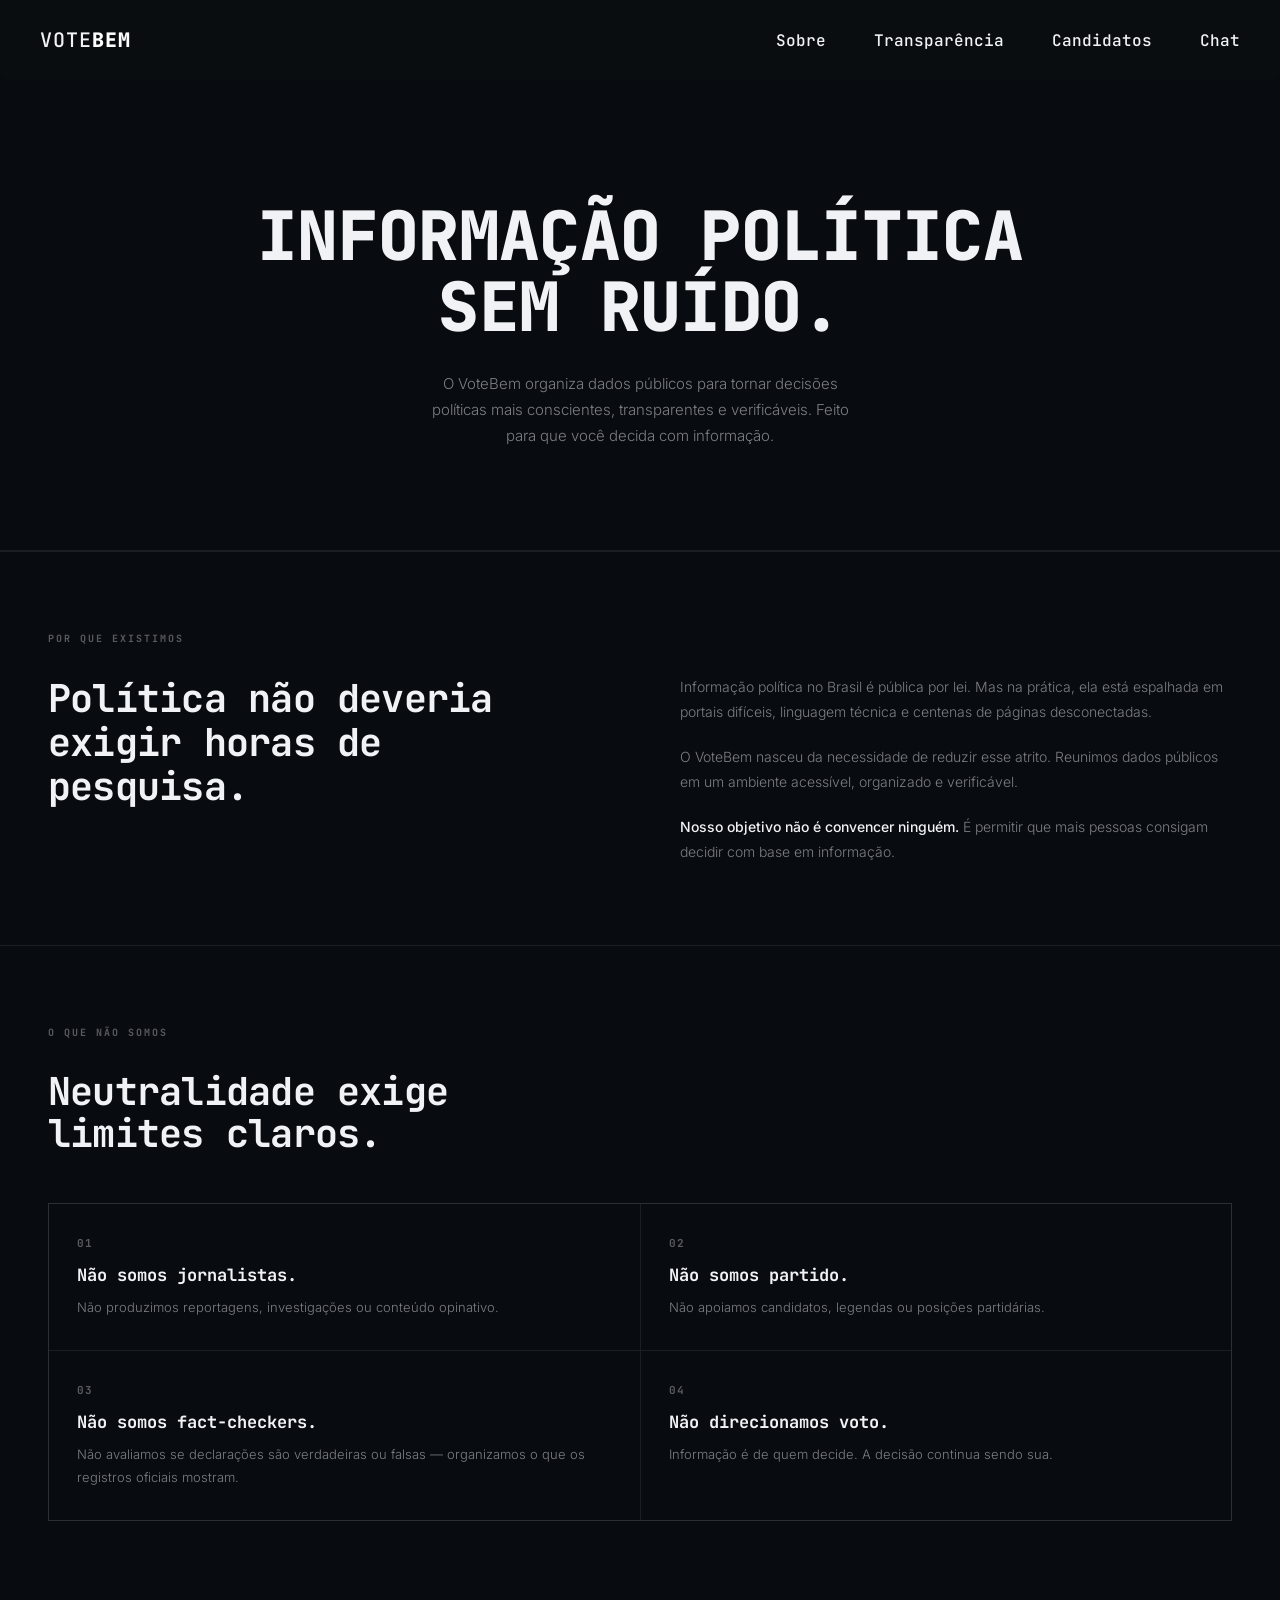
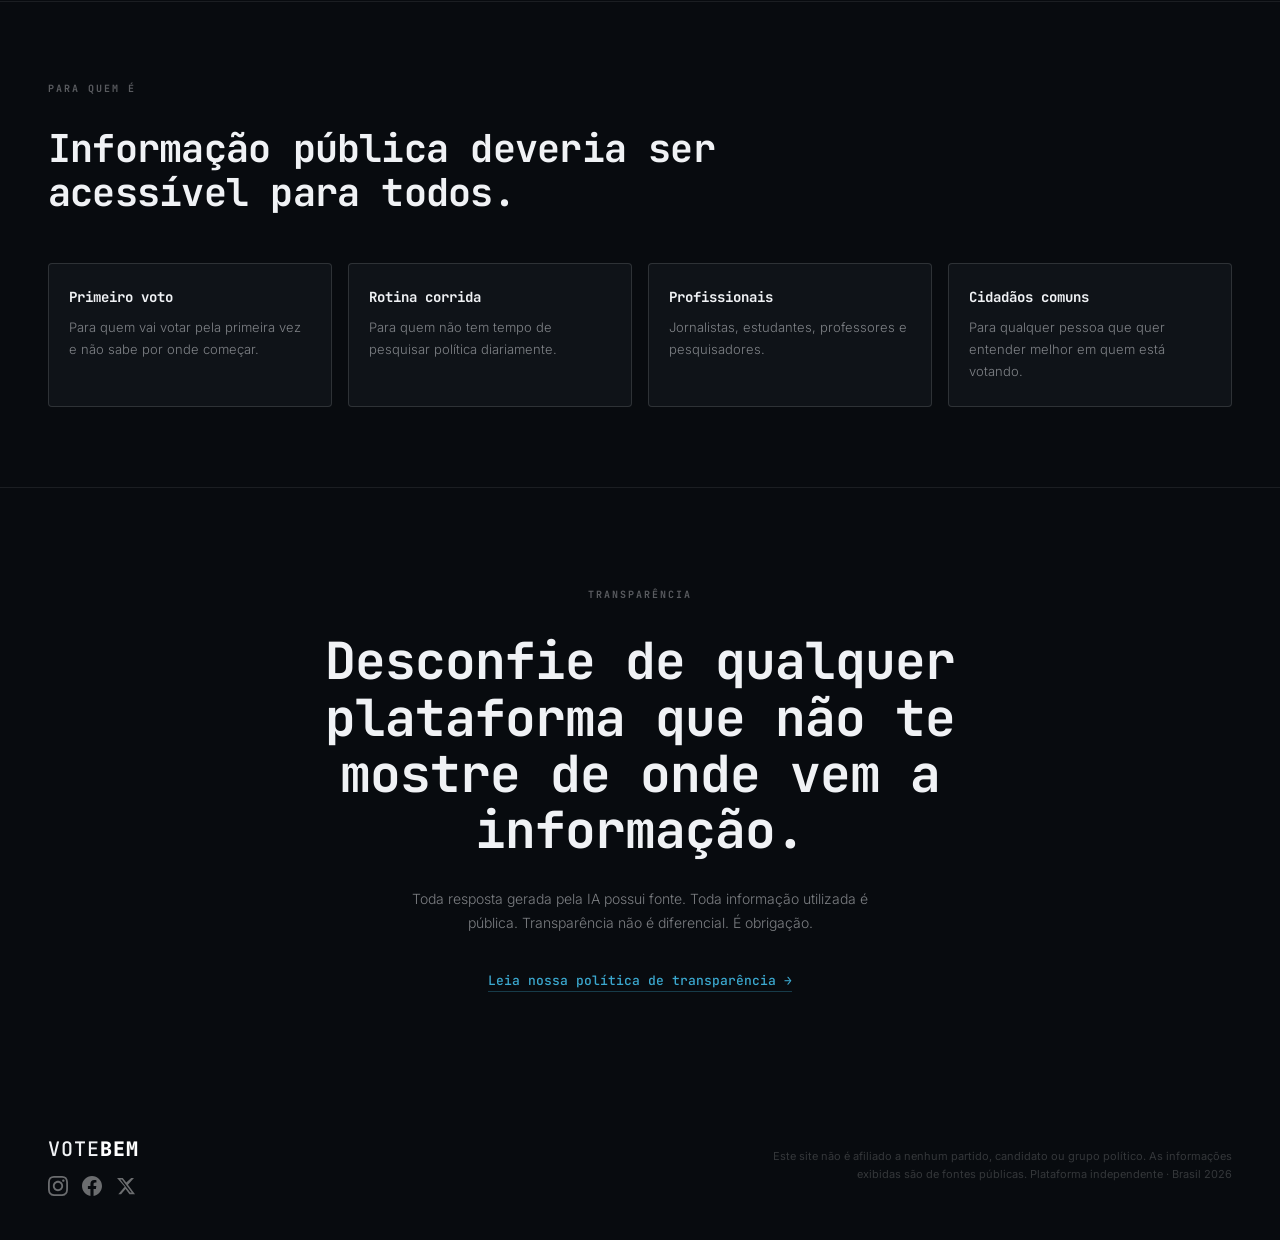
<file: src/frontend/VoteBem/voto Consciente/sobre.html>
<!DOCTYPE html>
<html lang="pt-BR">

<head>
  <meta charset="UTF-8" />
  <meta name="viewport" content="width=device-width, initial-scale=1.0" />
  <title>Sobre — VoteBem</title>
  <link
    href="https://fonts.googleapis.com/css2?family=JetBrains+Mono:wght@400;500;700;800&family=Inter:wght@300;400;500&display=swap"
    rel="stylesheet">
  <link rel="stylesheet" href="global.css">
  <style>
    *,
    *::before,
    *::after {
      margin: 0;
      padding: 0;
      box-sizing: border-box;
    }

    :root {
      --bg: #080b0f;
      --panel: #0f1318;
      --border: rgba(255, 255, 255, 0.08);
      --border-strong: rgba(255, 255, 255, 0.13);
      --text: #f0f2f5;
      --muted: rgba(240, 242, 245, 0.5);
      --dim: rgba(240, 242, 245, 0.35);
      --accent: #3ba8cf;
      --mono: 'JetBrains Mono', monospace;
      --sans: 'Inter', sans-serif;
    }

    html {
      scroll-behavior: smooth;
    }

    body {
      font-family: var(--mono);
      background: var(--bg);
      color: var(--text);
      min-height: 100vh;
      display: flex;
      flex-direction: column;
    }

    /* ── HERO ── */
    .hero {
      padding: 120px 48px 100px;
      display: flex;
      flex-direction: column;
      align-items: center;
      justify-content: center;
      text-align: center;
      border-bottom: 1px solid var(--border);
    }

    .hero-title {
      font-size: clamp(36px, 5.5vw, 68px);
      font-weight: 800;
      letter-spacing: -.01em;
      line-height: 1.05;
      text-transform: uppercase;
      max-width: 820px;
      margin-bottom: 28px;
    }

    .hero-sub {
      font-family: var(--sans);
      font-size: 15px;
      font-weight: 300;
      color: var(--muted);
      max-width: 440px;
      line-height: 1.75;
    }

    /* ── SHARED SECTION ── */
    section {
      border-bottom: 1px solid var(--border);
    }

    .section-label {
      font-size: 10px;
      font-weight: 700;
      letter-spacing: .2em;
      text-transform: uppercase;
      color: var(--dim);
      margin-bottom: 32px;
    }

    /* ── POR QUE EXISTIMOS ── */
    .why {
      padding: 80px 48px;
      display: grid;
      grid-template-columns: 1fr 1fr;
      gap: 80px;
      align-items: start;
    }

    .why-title {
      font-size: clamp(28px, 3vw, 40px);
      font-weight: 700;
      line-height: 1.15;
      letter-spacing: -.02em;
      margin-top: 8px;
    }

    .why-right {
      display: flex;
      flex-direction: column;
      gap: 20px;
      padding-top: 42px;
    }

    .why-right p {
      font-family: var(--sans);
      font-size: 14px;
      font-weight: 300;
      color: var(--muted);
      line-height: 1.8;
    }

    .why-right p strong {
      color: var(--text);
      font-weight: 500;
    }

    /* ── O QUE NÃO SOMOS ── */
    .nosomos {
      padding: 80px 48px;
    }

    .nosomos-title {
      font-size: clamp(28px, 3vw, 42px);
      font-weight: 700;
      line-height: 1.1;
      letter-spacing: -.02em;
      margin-bottom: 48px;
    }

    .nosomos-grid {
      display: grid;
      grid-template-columns: 1fr 1fr;
      gap: 1px;
      background: var(--border);
      border: 1px solid var(--border);
    }

    .nosomos-card {
      background: var(--bg);
      padding: 32px 28px;
      transition: background .2s;
    }

    .nosomos-card:hover {
      background: var(--panel);
    }

    .nosomos-num {
      font-size: 11px;
      font-weight: 700;
      color: var(--dim);
      letter-spacing: .1em;
      margin-bottom: 14px;
    }

    .nosomos-card-title {
      font-size: 17px;
      font-weight: 700;
      color: var(--text);
      margin-bottom: 10px;
      line-height: 1.3;
    }

    .nosomos-card-text {
      font-family: var(--sans);
      font-size: 13px;
      font-weight: 300;
      color: var(--muted);
      line-height: 1.7;
    }

    /* ── PARA QUEM É ── */
    .forquem {
      padding: 80px 48px;
    }

    .forquem-title {
      font-size: clamp(26px, 3vw, 40px);
      font-weight: 700;
      line-height: 1.15;
      letter-spacing: -.02em;
      margin-bottom: 48px;
      max-width: 680px;
    }

    .personas-grid {
      display: grid;
      grid-template-columns: repeat(4, 1fr);
      gap: 16px;
    }

    .persona-card {
      background: var(--panel);
      border: 1px solid var(--border-strong);
      border-radius: 4px;
      padding: 24px 20px;
      transition: border-color .25s, transform .25s;
    }

    .persona-card:hover {
      border-color: rgba(59, 168, 207, 0.3);
      transform: translateY(-2px);
    }

    .persona-name {
      font-size: 14px;
      font-weight: 700;
      color: var(--text);
      margin-bottom: 10px;
      line-height: 1.3;
    }

    .persona-desc {
      font-family: var(--sans);
      font-size: 13px;
      font-weight: 300;
      color: var(--muted);
      line-height: 1.7;
    }

    /* ── TRANSPARÊNCIA ── */
    .trust {
      padding: 100px 48px;
      display: flex;
      flex-direction: column;
      align-items: center;
      text-align: center;
    }

    .trust-quote {
      font-size: clamp(28px, 4vw, 52px);
      font-weight: 700;
      line-height: 1.1;
      letter-spacing: -.02em;
      max-width: 800px;
      margin-bottom: 28px;
    }

    .trust-sub {
      font-family: var(--sans);
      font-size: 14px;
      font-weight: 300;
      color: var(--muted);
      max-width: 480px;
      line-height: 1.75;
      margin-bottom: 36px;
    }

    .trust-link {
      font-size: 13px;
      font-weight: 500;
      color: var(--accent);
      text-decoration: none;
      border-bottom: 1px solid rgba(59, 168, 207, 0.3);
      padding-bottom: 2px;
      transition: border-color .2s, opacity .2s;
    }

    .trust-link:hover {
      opacity: .75;
      border-color: var(--accent);
    }

    /* ── REVEAL ── */
    .rv {
      opacity: 0;
      transform: translateY(18px);
      transition: opacity .65s ease, transform .65s ease;
    }

    .rv.on {
      opacity: 1;
      transform: none;
    }

    .rv.d1 {
      transition-delay: .1s;
    }

    .rv.d2 {
      transition-delay: .2s;
    }

    .rv.d3 {
      transition-delay: .3s;
    }

    .rv.d4 {
      transition-delay: .4s;
    }
  </style>
</head>

<body>

  <!-- NAV -->
  <nav>
    <a href="index.html" class="logo-mark">VOTE<span>BEM</span></a>
    <button class="nav-toggle" aria-label="Menu">
      <span></span><span></span><span></span>
    </button>
    <div class="nav-links">
      <a href="sobre.html">Sobre</a>
      <a href="transparencia.html">Transparência</a>
      <a href="candidatos.html">Candidatos</a>
      <a href="chat.html">Chat</a>
    </div>
  </nav>

  <!-- HERO -->
  <section style="border-bottom:1px solid var(--border)">
    <div class="hero">
      <h1 class="hero-title rv">Informação política<br>sem ruído.</h1>
      <p class="hero-sub rv d1">O VoteBem organiza dados públicos para tornar decisões políticas mais conscientes,
        transparentes e verificáveis. Feito para que você decida com informação.</p>
    </div>
  </section>

  <!-- POR QUE EXISTIMOS -->
  <section>
    <div class="why">
      <div class="why-left rv">
        <p class="section-label">Por que existimos</p>
        <h2 class="why-title">Política não deveria exigir horas de pesquisa.</h2>
      </div>
      <div class="why-right rv d1">
        <p>Informação política no Brasil é pública por lei. Mas na prática, ela está espalhada em portais difíceis,
          linguagem técnica e centenas de páginas desconectadas.</p>
        <p>O VoteBem nasceu da necessidade de reduzir esse atrito. Reunimos dados públicos em um ambiente acessível,
          organizado e verificável.</p>
        <p><strong>Nosso objetivo não é convencer ninguém.</strong> É permitir que mais pessoas consigam decidir com
          base em informação.</p>
      </div>
    </div>
  </section>

  <!-- O QUE NÃO SOMOS -->
  <section>
    <div class="nosomos">
      <div class="rv">
        <p class="section-label">O que não somos</p>
        <h2 class="nosomos-title">Neutralidade exige<br>limites claros.</h2>
      </div>
      <div class="nosomos-grid">
        <div class="nosomos-card rv d1">
          <p class="nosomos-num">01</p>
          <p class="nosomos-card-title">Não somos jornalistas.</p>
          <p class="nosomos-card-text">Não produzimos reportagens, investigações ou conteúdo opinativo.</p>
        </div>
        <div class="nosomos-card rv d2">
          <p class="nosomos-num">02</p>
          <p class="nosomos-card-title">Não somos partido.</p>
          <p class="nosomos-card-text">Não apoiamos candidatos, legendas ou posições partidárias.</p>
        </div>
        <div class="nosomos-card rv d3">
          <p class="nosomos-num">03</p>
          <p class="nosomos-card-title">Não somos fact-checkers.</p>
          <p class="nosomos-card-text">Não avaliamos se declarações são verdadeiras ou falsas — organizamos o que os
            registros oficiais mostram.</p>
        </div>
        <div class="nosomos-card rv d4">
          <p class="nosomos-num">04</p>
          <p class="nosomos-card-title">Não direcionamos voto.</p>
          <p class="nosomos-card-text">Informação é de quem decide. A decisão continua sendo sua.</p>
        </div>
      </div>
    </div>
  </section>

  <!-- PARA QUEM É -->
  <section>
    <div class="forquem">
      <div class="rv">
        <p class="section-label">Para quem é</p>
        <h2 class="forquem-title">Informação pública deveria ser acessível para todos.</h2>
      </div>
      <div class="personas-grid">
        <div class="persona-card rv d1">
          <p class="persona-name">Primeiro voto</p>
          <p class="persona-desc">Para quem vai votar pela primeira vez e não sabe por onde começar.</p>
        </div>
        <div class="persona-card rv d2">
          <p class="persona-name">Rotina corrida</p>
          <p class="persona-desc">Para quem não tem tempo de pesquisar política diariamente.</p>
        </div>
        <div class="persona-card rv d3">
          <p class="persona-name">Profissionais</p>
          <p class="persona-desc">Jornalistas, estudantes, professores e pesquisadores.</p>
        </div>
        <div class="persona-card rv d4">
          <p class="persona-name">Cidadãos comuns</p>
          <p class="persona-desc">Para qualquer pessoa que quer entender melhor em quem está votando.</p>
        </div>
      </div>
    </div>
  </section>

  <!-- TRANSPARÊNCIA -->
  <section style="border-bottom:none">
    <div class="trust">
      <p class="section-label rv">Transparência</p>
      <h2 class="trust-quote rv d1">Desconfie de qualquer plataforma que não te mostre de onde vem a informação.</h2>
      <p class="trust-sub rv d2">Toda resposta gerada pela IA possui fonte. Toda informação utilizada é pública.
        Transparência não é diferencial. É obrigação.</p>
      <a href="transparencia.html" class="trust-link rv d3">Leia nossa política de transparência →</a>
    </div>
  </section>

  <!-- FOOTER -->
  <footer>
    <div class="footer-left">
      <a href="index.html" class="logo-mark">VOTE<span>BEM</span></a>
      <div class="footer-social">
        <a href="#" aria-label="Instagram">
          <svg viewBox="0 0 24 24">
            <path
              d="M12 2.163c3.204 0 3.584.012 4.85.07 3.252.148 4.771 1.691 4.919 4.919.058 1.265.069 1.645.069 4.849 0 3.205-.012 3.584-.069 4.849-.149 3.225-1.664 4.771-4.919 4.919-1.266.058-1.644.07-4.85.07-3.204 0-3.584-.012-4.849-.07-3.26-.149-4.771-1.699-4.919-4.92-.058-1.265-.07-1.644-.07-4.849 0-3.204.013-3.583.07-4.849.149-3.227 1.664-4.771 4.919-4.919 1.266-.057 1.645-.069 4.849-.069zm0-2.163c-3.259 0-3.667.014-4.947.072-4.358.2-6.78 2.618-6.98 6.98-.059 1.281-.073 1.689-.073 4.948 0 3.259.014 3.668.072 4.948.2 4.358 2.618 6.78 6.98 6.98 1.281.058 1.689.072 4.948.072 3.259 0 3.668-.014 4.948-.072 4.354-.2 6.782-2.618 6.979-6.98.059-1.28.073-1.689.073-4.948 0-3.259-.014-3.667-.072-4.947-.196-4.354-2.617-6.78-6.979-6.98-1.281-.059-1.69-.073-4.949-.073zm0 5.838c-3.403 0-6.162 2.759-6.162 6.162s2.759 6.163 6.162 6.163 6.162-2.759 6.162-6.163c0-3.403-2.759-6.162-6.162-6.162zm0 10.162c-2.209 0-4-1.79-4-4 0-2.209 1.791-4 4-4s4 1.791 4 4c0 2.21-1.791 4-4 4zm6.406-11.845c-.796 0-1.441.645-1.441 1.44s.645 1.44 1.441 1.44c.795 0 1.439-.645 1.439-1.44s-.644-1.44-1.439-1.44z" />
          </svg>
        </a>
        <a href="#" aria-label="Facebook">
          <svg viewBox="0 0 24 24">
            <path
              d="M24 12.073c0-6.627-5.373-12-12-12s-12 5.373-12 12c0 5.99 4.388 10.954 10.125 11.854v-8.385H7.078v-3.47h3.047V9.43c0-3.007 1.792-4.669 4.533-4.669 1.312 0 2.686.235 2.686.235v2.953H15.83c-1.491 0-1.956.925-1.956 1.874v2.25h3.328l-.532 3.47h-2.796v8.385C19.612 23.027 24 18.062 24 12.073z" />
          </svg>
        </a>
        <a href="#" aria-label="X">
          <svg viewBox="0 0 24 24">
            <path
              d="M18.244 2.25h3.308l-7.227 8.26 8.502 11.24H16.17l-4.714-6.231-5.401 6.231H2.744l7.736-8.841L1.254 2.25H8.08l4.253 5.622zm-1.161 17.52h1.833L7.084 4.126H5.117z" />
          </svg>
        </a>
      </div>
    </div>
    <p class="footer-note">Este site não é afiliado a nenhum partido, candidato ou grupo político. As informações
      exibidas são de fontes públicas. Plataforma independente · Brasil 2026</p>
  </footer>

  <script src="global.js"></script>
  <script>
    const io = new IntersectionObserver(
      entries => entries.forEach(e => { if (e.isIntersecting) e.target.classList.add('on'); }),
      { threshold: 0.12 }
    );
    document.querySelectorAll('.rv').forEach(el => io.observe(el));
  </script>
</body>

</html>
</file>
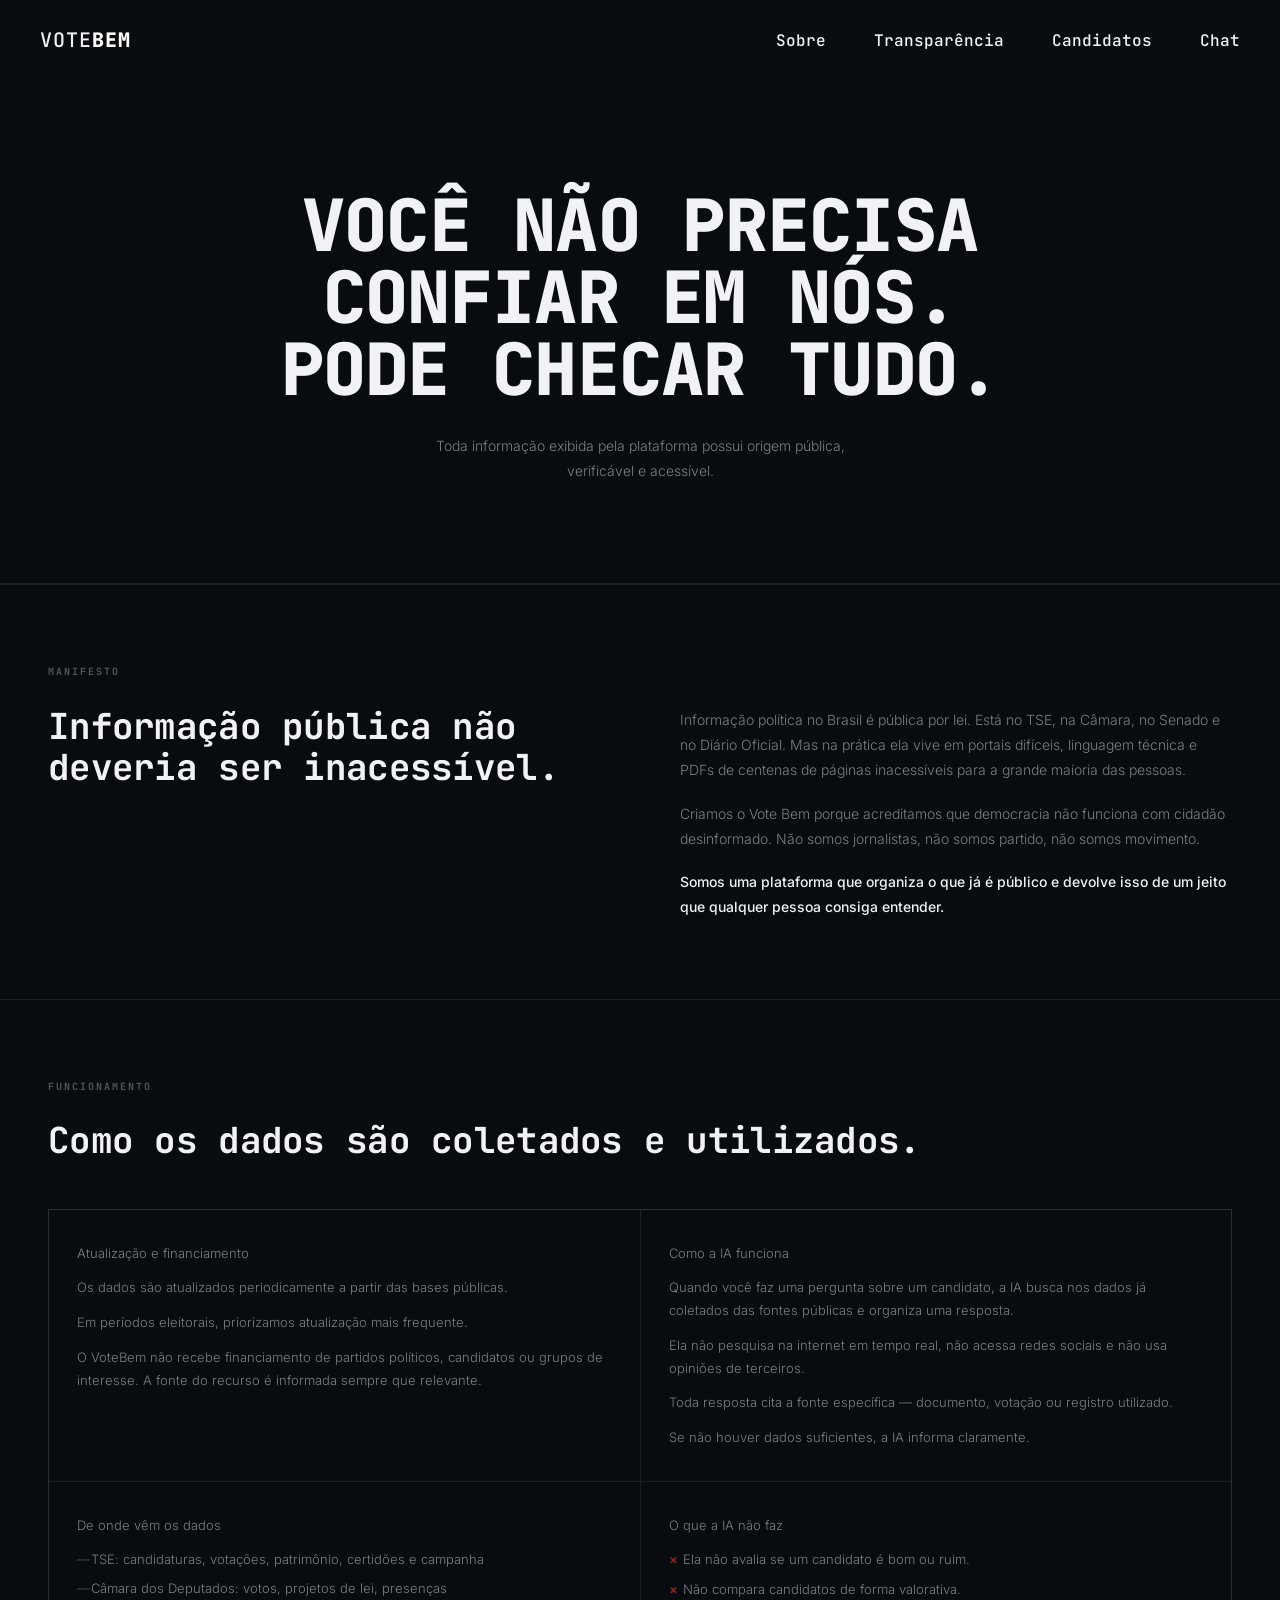
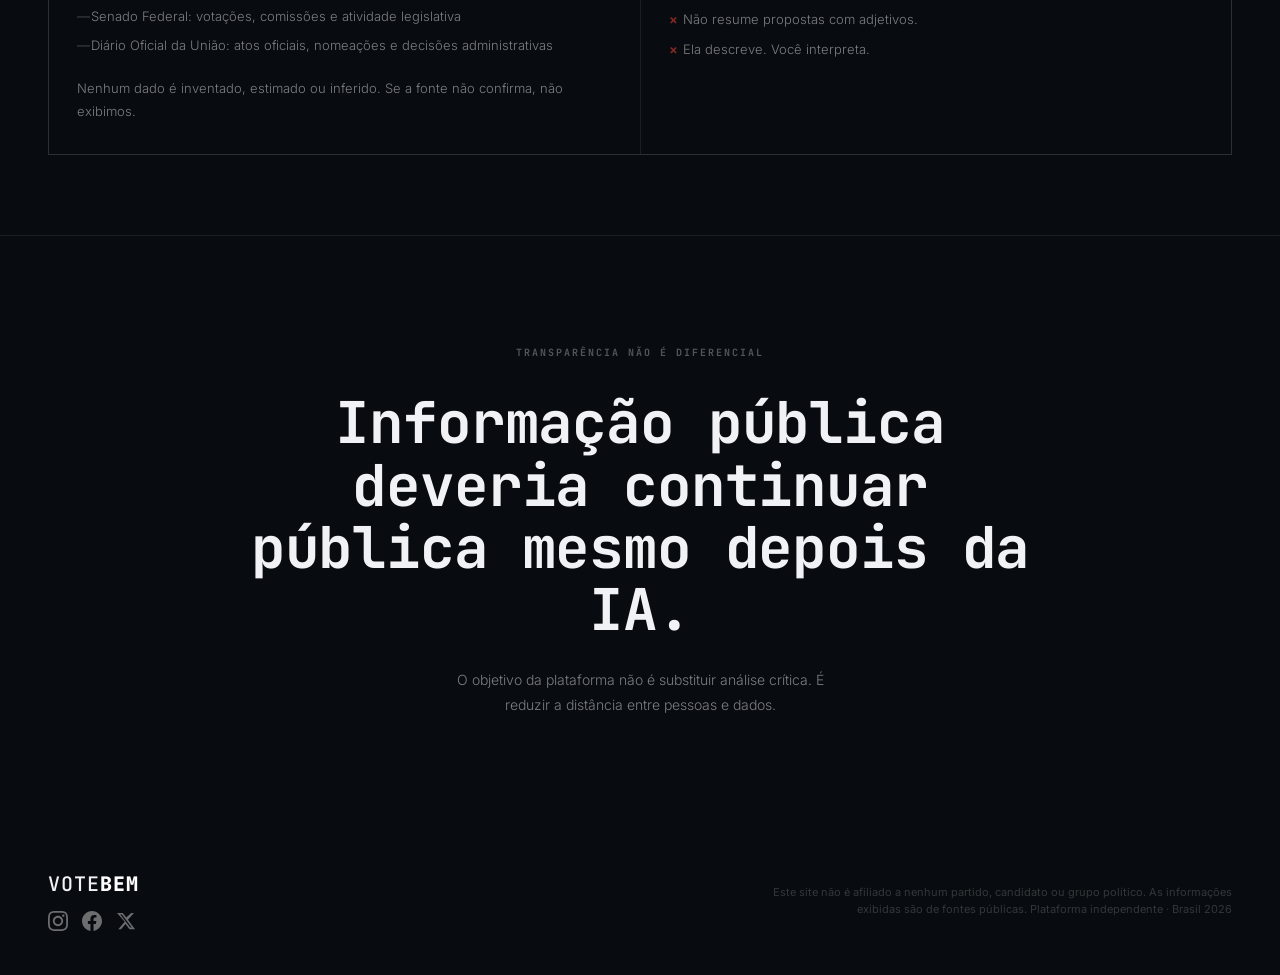
<file: src/frontend/VoteBem/voto Consciente/transparencia.html>
<!DOCTYPE html>
<html lang="pt-BR">

<head>
  <meta charset="UTF-8" />
  <meta name="viewport" content="width=device-width, initial-scale=1.0" />
  <title>Transparência — VoteBem</title>
  <link
    href="https://fonts.googleapis.com/css2?family=JetBrains+Mono:wght@400;500;700;800&family=Inter:wght@300;400;500&display=swap"
    rel="stylesheet">
  <link rel="stylesheet" href="global.css">
  <style>
    *,
    *::before,
    *::after {
      margin: 0;
      padding: 0;
      box-sizing: border-box;
    }

    :root {
      --bg: #080b0f;
      --panel: #0f1318;
      --border: rgba(255, 255, 255, 0.08);
      --border-strong: rgba(255, 255, 255, 0.13);
      --text: #f0f2f5;
      --muted: rgba(240, 242, 245, 0.5);
      --dim: rgba(240, 242, 245, 0.32);
      --accent: #3ba8cf;
      --mono: 'JetBrains Mono', monospace;
      --sans: 'Inter', sans-serif;
    }

    html {
      scroll-behavior: smooth;
    }

    body {
      font-family: var(--mono);
      background: var(--bg);
      color: var(--text);
      min-height: 100vh;
      display: flex;
      flex-direction: column;
    }

    /* ── HERO ── */
    .hero {
      padding: 110px 48px 100px;
      display: flex;
      flex-direction: column;
      align-items: center;
      justify-content: center;
      text-align: center;
      border-bottom: 1px solid var(--border);
    }

    .hero-title {
      font-size: clamp(36px, 6vw, 72px);
      font-weight: 800;
      letter-spacing: -.01em;
      line-height: 1.0;
      text-transform: uppercase;
      max-width: 780px;
      margin-bottom: 28px;
    }

    .hero-sub {
      font-family: var(--sans);
      font-size: 14px;
      font-weight: 300;
      color: var(--muted);
      max-width: 460px;
      line-height: 1.75;
    }

    /* ── SHARED ── */
    section {
      border-bottom: 1px solid var(--border);
    }

    .section-label {
      font-size: 10px;
      font-weight: 700;
      letter-spacing: .2em;
      text-transform: uppercase;
      color: var(--dim);
      margin-bottom: 28px;
    }

    /* ── MANIFESTO ── */
    .manifesto {
      padding: 80px 48px;
      display: grid;
      grid-template-columns: 1fr 1fr;
      gap: 80px;
      align-items: start;
    }

    .manifesto-title {
      font-size: clamp(26px, 2.8vw, 38px);
      font-weight: 700;
      line-height: 1.15;
      letter-spacing: -.02em;
      margin-top: 8px;
    }

    .manifesto-right {
      display: flex;
      flex-direction: column;
      gap: 18px;
      padding-top: 42px;
    }

    .manifesto-right p {
      font-family: var(--sans);
      font-size: 14px;
      font-weight: 300;
      color: var(--muted);
      line-height: 1.8;
    }

    .manifesto-right p strong {
      color: var(--text);
      font-weight: 500;
    }

    /* ── FUNCIONAMENTO ── */
    .funcionamento {
      padding: 80px 48px;
    }

    .func-title {
      font-size: clamp(24px, 2.8vw, 38px);
      font-weight: 700;
      line-height: 1.1;
      letter-spacing: -.02em;
      margin-bottom: 48px;
    }

    .func-grid {
      display: grid;
      grid-template-columns: 1fr 1fr;
      gap: 1px;
      background: var(--border);
      border: 1px solid var(--border);
    }

    .func-card {
      background: var(--bg);
      padding: 32px 28px;
    }

    .func-card-title {
      font-size: 17px;
      font-weight: 700;
      color: var(--text);
      margin-bottom: 18px;
      line-height: 1.3;
    }

    .func-card p {
      font-family: var(--sans);
      font-size: 13px;
      font-weight: 300;
      color: var(--muted);
      line-height: 1.75;
      margin-bottom: 12px;
    }

    .func-card p:last-child {
      margin-bottom: 0;
    }

    /* Bullet list inside card */
    .func-list {
      list-style: none;
      display: flex;
      flex-direction: column;
      gap: 8px;
    }

    .func-list li {
      font-family: var(--sans);
      font-size: 13px;
      font-weight: 300;
      color: var(--muted);
      line-height: 1.6;
      padding-left: 14px;
      position: relative;
    }

    .func-list li::before {
      content: '—';
      position: absolute;
      left: 0;
      color: var(--dim);
    }

    /* Negative list */
    .func-neg-list {
      list-style: none;
      display: flex;
      flex-direction: column;
      gap: 10px;
    }

    .func-neg-list li {
      font-family: var(--sans);
      font-size: 13px;
      font-weight: 300;
      color: var(--muted);
      line-height: 1.55;
      padding-left: 14px;
      position: relative;
    }

    .func-neg-list li::before {
      content: '×';
      position: absolute;
      left: 0;
      color: rgba(244, 67, 54, .5);
      font-weight: 700;
    }

    /* ── QUOTE FINAL ── */
    .quote-section {
      padding: 110px 48px;
      display: flex;
      flex-direction: column;
      align-items: center;
      text-align: center;
      border-bottom: none;
    }

    .quote-label {
      font-size: 10px;
      font-weight: 700;
      letter-spacing: .2em;
      text-transform: uppercase;
      color: var(--dim);
      margin-bottom: 32px;
    }

    .quote-text {
      font-size: clamp(28px, 4.5vw, 58px);
      font-weight: 700;
      line-height: 1.08;
      letter-spacing: -.02em;
      max-width: 820px;
      margin-bottom: 28px;
    }

    .quote-sub {
      font-family: var(--sans);
      font-size: 14px;
      font-weight: 300;
      color: var(--muted);
      max-width: 400px;
      line-height: 1.75;
    }

    /* ── REVEAL ── */
    .rv {
      opacity: 0;
      transform: translateY(18px);
      transition: opacity .65s ease, transform .65s ease;
    }

    .rv.on {
      opacity: 1;
      transform: none;
    }

    .rv.d1 {
      transition-delay: .1s;
    }

    .rv.d2 {
      transition-delay: .2s;
    }

    .rv.d3 {
      transition-delay: .3s;
    }

    .rv.d4 {
      transition-delay: .4s;
    }
  </style>
</head>

<body>

  <!-- NAV -->
  <nav>
    <a href="index.html" class="logo-mark">VOTE<span>BEM</span></a>
    <button class="nav-toggle" aria-label="Menu">
      <span></span><span></span><span></span>
    </button>
    <div class="nav-links">
      <a href="sobre.html">Sobre</a>
      <a href="transparencia.html">Transparência</a>
      <a href="candidatos.html">Candidatos</a>
      <a href="chat.html">Chat</a>
    </div>
  </nav>

  <!-- HERO -->
  <section style="border-bottom:1px solid var(--border)">
    <div class="hero">
      <h1 class="hero-title rv">Você não precisa<br>confiar em nós.<br>Pode checar tudo.</h1>
      <p class="hero-sub rv d1">Toda informação exibida pela plataforma possui origem pública, verificável e acessível.
      </p>
    </div>
  </section>

  <!-- MANIFESTO -->
  <section>
    <div class="manifesto">
      <div class="manifesto-left rv">
        <p class="section-label">Manifesto</p>
        <h2 class="manifesto-title">Informação pública não deveria ser inacessível.</h2>
      </div>
      <div class="manifesto-right rv d1">
        <p>Informação política no Brasil é pública por lei. Está no TSE, na Câmara, no Senado e no Diário Oficial. Mas
          na prática ela vive em portais difíceis, linguagem técnica e PDFs de centenas de páginas inacessíveis para a
          grande maioria das pessoas.</p>
        <p>Criamos o Vote Bem porque acreditamos que democracia não funciona com cidadão desinformado. Não somos
          jornalistas, não somos partido, não somos movimento.</p>
        <p><strong>Somos uma plataforma que organiza o que já é público e devolve isso de um jeito que qualquer pessoa
            consiga entender.</strong></p>
      </div>
    </div>
  </section>

  <!-- FUNCIONAMENTO -->
  <section>
    <div class="funcionamento">
      <div class="rv">
        <p class="section-label">Funcionamento</p>
        <h2 class="func-title">Como os dados são coletados e utilizados.</h2>
      </div>

      <div class="func-grid">

        <!-- Atualização e financiamento -->
        <div class="func-card rv d1">
          <p class="func-card-title">Atualização e financiamento</p>
          <p>Os dados são atualizados periodicamente a partir das bases públicas.</p>
          <p>Em períodos eleitorais, priorizamos atualização mais frequente.</p>
          <p>O VoteBem não recebe financiamento de partidos políticos, candidatos ou grupos de interesse. A fonte do
            recurso é informada sempre que relevante.</p>
        </div>

        <!-- Como a IA funciona -->
        <div class="func-card rv d2">
          <p class="func-card-title">Como a IA funciona</p>
          <p>Quando você faz uma pergunta sobre um candidato, a IA busca nos dados já coletados das fontes públicas e
            organiza uma resposta.</p>
          <p>Ela não pesquisa na internet em tempo real, não acessa redes sociais e não usa opiniões de terceiros.</p>
          <p>Toda resposta cita a fonte específica — documento, votação ou registro utilizado.</p>
          <p>Se não houver dados suficientes, a IA informa claramente.</p>
        </div>

        <!-- De onde vêm os dados -->
        <div class="func-card rv d3">
          <p class="func-card-title">De onde vêm os dados</p>
          <ul class="func-list">
            <li>TSE: candidaturas, votações, patrimônio, certidões e campanha</li>
            <li>Câmara dos Deputados: votos, projetos de lei, presenças</li>
            <li>Senado Federal: votações, comissões e atividade legislativa</li>
            <li>Diário Oficial da União: atos oficiais, nomeações e decisões administrativas</li>
          </ul>
          <br>
          <p>Nenhum dado é inventado, estimado ou inferido. Se a fonte não confirma, não exibimos.</p>
        </div>

        <!-- O que a IA não faz -->
        <div class="func-card rv d4">
          <p class="func-card-title">O que a IA não faz</p>
          <ul class="func-neg-list">
            <li>Ela não avalia se um candidato é bom ou ruim.</li>
            <li>Não compara candidatos de forma valorativa.</li>
            <li>Não resume propostas com adjetivos.</li>
            <li>Ela descreve. Você interpreta.</li>
          </ul>
        </div>

      </div>
    </div>
  </section>

  <!-- QUOTE FINAL -->
  <div class="quote-section">
    <p class="quote-label rv">Transparência não é diferencial</p>
    <h2 class="quote-text rv d1">Informação pública deveria continuar pública mesmo depois da IA.</h2>
    <p class="quote-sub rv d2">O objetivo da plataforma não é substituir análise crítica. É reduzir a distância entre
      pessoas e dados.</p>
  </div>

  <!-- FOOTER -->
  <footer>
    <div class="footer-left">
      <a href="index.html" class="logo-mark">VOTE<span>BEM</span></a>
      <div class="footer-social">
        <a href="#" aria-label="Instagram">
          <svg viewBox="0 0 24 24">
            <path
              d="M12 2.163c3.204 0 3.584.012 4.85.07 3.252.148 4.771 1.691 4.919 4.919.058 1.265.069 1.645.069 4.849 0 3.205-.012 3.584-.069 4.849-.149 3.225-1.664 4.771-4.919 4.919-1.266.058-1.644.07-4.85.07-3.204 0-3.584-.012-4.849-.07-3.26-.149-4.771-1.699-4.919-4.92-.058-1.265-.07-1.644-.07-4.849 0-3.204.013-3.583.07-4.849.149-3.227 1.664-4.771 4.919-4.919 1.266-.057 1.645-.069 4.849-.069zm0-2.163c-3.259 0-3.667.014-4.947.072-4.358.2-6.78 2.618-6.98 6.98-.059 1.281-.073 1.689-.073 4.948 0 3.259.014 3.668.072 4.948.2 4.358 2.618 6.78 6.98 6.98 1.281.058 1.689.072 4.948.072 3.259 0 3.668-.014 4.948-.072 4.354-.2 6.782-2.618 6.979-6.98.059-1.28.073-1.689.073-4.948 0-3.259-.014-3.667-.072-4.947-.196-4.354-2.617-6.78-6.979-6.98-1.281-.059-1.69-.073-4.949-.073zm0 5.838c-3.403 0-6.162 2.759-6.162 6.162s2.759 6.163 6.162 6.163 6.162-2.759 6.162-6.163c0-3.403-2.759-6.162-6.162-6.162zm0 10.162c-2.209 0-4-1.79-4-4 0-2.209 1.791-4 4-4s4 1.791 4 4c0 2.21-1.791 4-4 4zm6.406-11.845c-.796 0-1.441.645-1.441 1.44s.645 1.44 1.441 1.44c.795 0 1.439-.645 1.439-1.44s-.644-1.44-1.439-1.44z" />
          </svg>
        </a>
        <a href="#" aria-label="Facebook">
          <svg viewBox="0 0 24 24">
            <path
              d="M24 12.073c0-6.627-5.373-12-12-12s-12 5.373-12 12c0 5.99 4.388 10.954 10.125 11.854v-8.385H7.078v-3.47h3.047V9.43c0-3.007 1.792-4.669 4.533-4.669 1.312 0 2.686.235 2.686.235v2.953H15.83c-1.491 0-1.956.925-1.956 1.874v2.25h3.328l-.532 3.47h-2.796v8.385C19.612 23.027 24 18.062 24 12.073z" />
          </svg>
        </a>
        <a href="#" aria-label="X">
          <svg viewBox="0 0 24 24">
            <path
              d="M18.244 2.25h3.308l-7.227 8.26 8.502 11.24H16.17l-4.714-6.231-5.401 6.231H2.744l7.736-8.841L1.254 2.25H8.08l4.253 5.622zm-1.161 17.52h1.833L7.084 4.126H5.117z" />
          </svg>
        </a>
      </div>
    </div>
    <p class="footer-note">Este site não é afiliado a nenhum partido, candidato ou grupo político. As informações
      exibidas são de fontes públicas. Plataforma independente · Brasil 2026</p>
  </footer>

  <script src="global.js"></script>
  <script>
    const io = new IntersectionObserver(
      entries => entries.forEach(e => { if (e.isIntersecting) e.target.classList.add('on'); }),
      { threshold: 0.1 }
    );
    document.querySelectorAll('.rv').forEach(el => io.observe(el));
  </script>
</body>

</html>
</file>
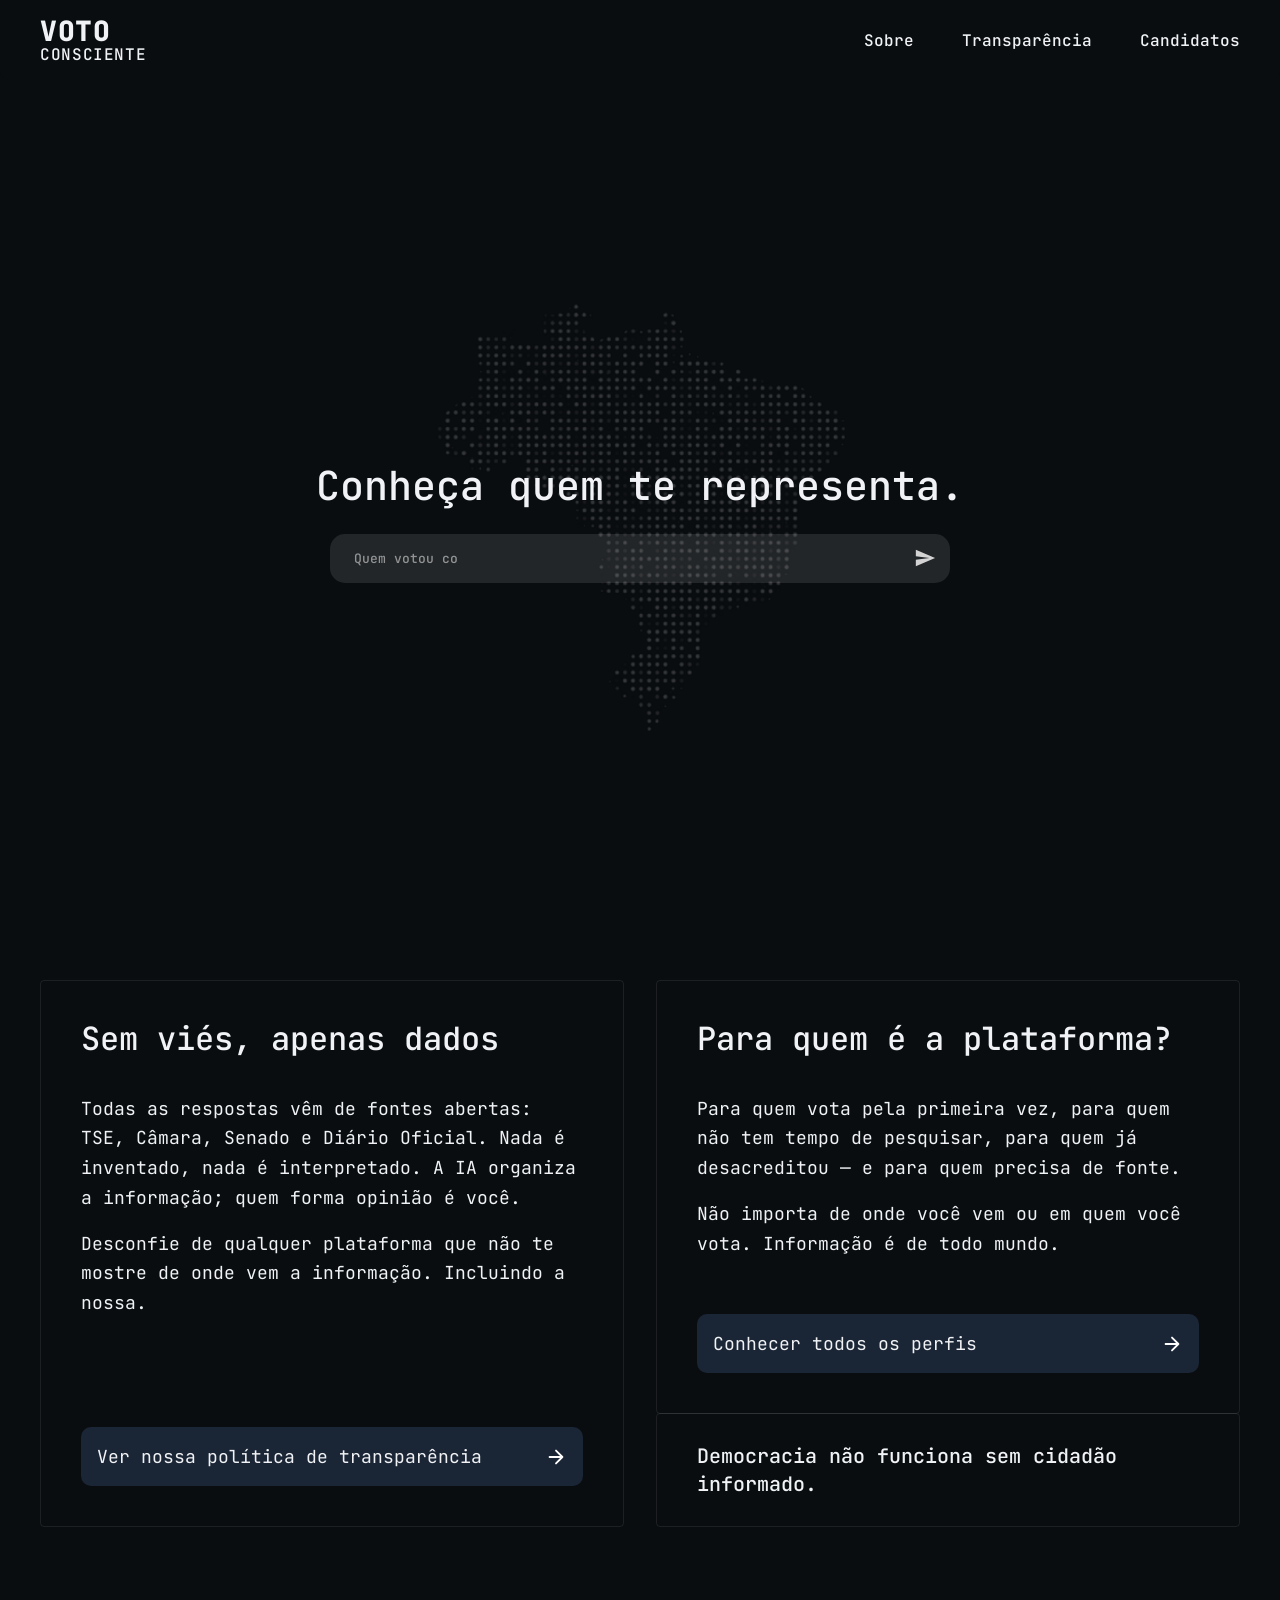
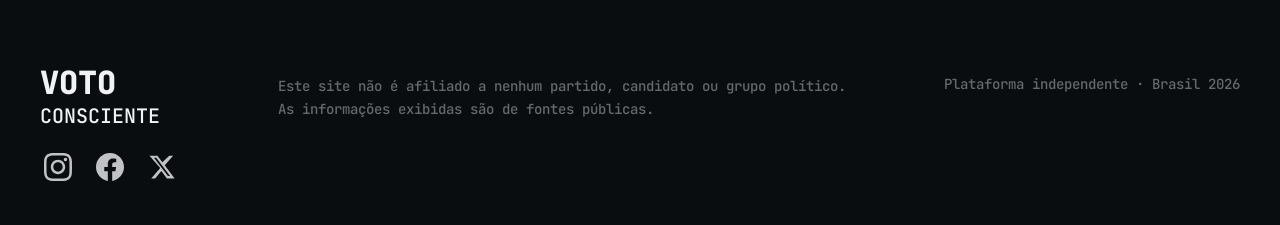
<file: src/frontend/VoteBem/voto Consciente/voto-consciente-figma.html>
<!DOCTYPE html>
<html lang="pt-BR">

<head>
  <meta charset="UTF-8" />
  <meta name="viewport" content="width=device-width, initial-scale=1.0" />
  <title>VOTO CONSCIENTE</title>
  <link
    href="https://fonts.googleapis.com/css2?family=JetBrains+Mono:wght@400;500;700;800&family=Inter:wght@400;500&display=swap"
    rel="stylesheet">
  <style>
    *,
    *::before,
    *::after {
      margin: 0;
      padding: 0;
      box-sizing: border-box;
    }

    :root {
      --black: #0a0d10;
      --bg-card: #1a2535;
      --border: rgba(255,255,255,0.08);
      --text: #f0f2f5;
      --muted: rgba(240,242,245,0.4);
      --accent: #3ba8cf;
      --mono: 'JetBrains Mono', monospace;
      --sans: 'Inter', sans-serif;
    }

    html {
      scroll-behavior: smooth;
    }

    body {
      font-family: var(--mono);
      background: var(--black);
      color: var(--text);
      overflow-x: hidden;
    }

    /* ── NAVBAR ── */
    nav {
      position: sticky;
      top: 0;
      z-index: 100;
      background: var(--black);
      border-bottom-left-radius: 10px;
      border-bottom-right-radius: 10px;
      height: 80px;
      display: flex;
      align-items: center;
      padding: 0 40px;
      justify-content: space-between;
    }

    .logo {
      display: flex;
      flex-direction: column;
      line-height: 1;
    }

    .logo-voto {
      font-size: 28px;
      font-weight: 800;
      letter-spacing: .02em;
      color: var(--text);
    }

    .logo-consciente {
      font-size: 16px;
      font-weight: 500;
      color: var(--text);
      letter-spacing: .04em;
      margin-top: 2px;
    }

    .nav-links {
      display: flex;
      gap: 48px;
    }

    .nav-links a {
      font-size: 16px;
      font-weight: 500;
      color: var(--text);
      text-decoration: none;
      transition: opacity .2s;
    }

    .nav-links a:hover {
      opacity: .6;
    }

    /* ── HERO ── */
    .hero {
      position: relative;
      min-height: 100vh;
      display: flex;
      flex-direction: column;
      align-items: center;
      justify-content: center;
      padding: 80px 40px;
      overflow: hidden;
    }

    /* GIF globe background */
    .hero-bg {
      position: absolute;
      top: 50%;
      left: 50%;
      transform: translate(-50%, -52%);
      width: 560px;
      height: 560px;
      opacity: .18;
      pointer-events: none;
    }

    .hero-title {
      font-size: 40px;
      font-weight: 500;
      text-align: center;
      position: relative;
      z-index: 1;
      margin-bottom: 24px;
      max-width: 700px;
      line-height: 1.2;
    }

    /* Search bar */
    .search-wrap {
      position: relative;
      width: 100%;
      max-width: 620px;
      margin-bottom: 16px;
      z-index: 1;
    }

    .search-input {
      width: 100%;
      padding: 16px 52px 16px 24px;
      background: rgba(255, 255, 255, 0.1);
      border: none;
      border-radius: 15px;
      color: var(--text);
      font-family: var(--mono);
      font-size: 13px;
      font-weight: 500;
      outline: none;
      transition: background .25s;
      caret-color: var(--accent);
    }

    .search-input::placeholder {
      color: rgba(255, 255, 255, 0.5);
    }

    .search-input:focus {
      background: rgba(255, 255, 255, 0.14);
    }

    .search-btn {
      position: absolute;
      right: 14px;
      top: 50%;
      transform: translateY(-50%);
      background: none;
      border: none;
      cursor: pointer;
      padding: 0;
      display: flex;
      align-items: center;
      justify-content: center;
      opacity: .8;
      transition: opacity .2s;
    }

    .search-btn:hover {
      opacity: 1;
    }

    .search-btn svg {
      width: 22px;
      height: 22px;
      fill: white;
    }

    /* Pills */
    .pills {
      display: flex;
      gap: 10px;
      flex-wrap: wrap;
      justify-content: center;
      z-index: 1;
    }

    .pill {
      padding: 8px 16px;
      background: rgba(255, 255, 255, 0.1);
      border: none;
      border-radius: 15px;
      font-family: var(--sans);
      font-size: 12px;
      font-weight: 500;
      color: var(--text);
      cursor: pointer;
      transition: background .2s;
    }

    .pill:hover {
      background: rgba(255, 255, 255, 0.18);
    }

    /* ── CARDS SECTION ── */
    .cards-section {
      padding: 0 40px 40px;
      display: grid;
      grid-template-columns: 1fr 1fr;
      gap: 32px;
      max-width: 1840px;
      margin: 0 auto;
    }

    .card {
      border: 1px solid var(--border);
      border-radius: 4px;
      padding: 40px;
      overflow: hidden;
      display: flex;
      flex-direction: column;
    }

    .card-title {
      font-size: 32px;
      font-weight: 500;
      color: var(--text);
      margin-bottom: 36px;
      line-height: 1.15;
    }

    .card-body {
      font-size: 18px;
      font-weight: 400;
      color: var(--text);
      line-height: 1.65;
      margin-bottom: 24px;
      max-width: 680px;
    }

    .card-body+.card-body {
      margin-top: -8px;
    }

    .card-spacer {
      flex: 1;
    }

    /* Card button */
    .card-btn {
      display: inline-flex;
      align-items: center;
      justify-content: space-between;
      padding: 18px 16px;
      background: var(--bg-card);
      border: none;
      border-radius: 10px;
      font-family: var(--mono);
      font-size: 18px;
      font-weight: 400;
      color: var(--text);
      cursor: pointer;
      text-decoration: none;
      width: 100%;
      max-width: 580px;
      margin-top: 32px;
      transition: background .2s, opacity .2s;
    }

    .card-btn:hover {
      background: #222f42;
    }

    .card-btn svg {
      width: 22px;
      height: 22px;
      fill: white;
      flex-shrink: 0;
    }

    /* Right column layout */
    .card-right-col {
      display: flex;
      flex-direction: column;
      gap: 0;
    }

    .card-main {
      border: 1px solid var(--border);
      border-radius: 4px;
      padding: 40px;
    }

    .card-quote {
      border: 1px solid var(--border);
      border-radius: 4px;
      padding: 28px 40px;
      margin-top: -1px;
    }

    .card-quote p {
      font-size: 20px;
      font-weight: 500;
      color: var(--text);
      line-height: 1.4;
    }

    /* ── FOOTER ── */
    footer {
      margin-top: 40px;
      padding: 60px 40px 40px;
      position: relative;
      display: flex;
      align-items: flex-start;
      justify-content: space-between;
      flex-wrap: wrap;
      gap: 24px;
    }

    .footer-left {
      display: flex;
      flex-direction: column;
      gap: 0;
    }

    .footer-logo-voto {
      font-size: 32px;
      font-weight: 800;
      color: var(--text);
      line-height: 1;
    }

    .footer-logo-consciente {
      font-size: 20px;
      font-weight: 500;
      color: var(--text);
      margin-top: 4px;
    }

    .footer-social {
      display: flex;
      gap: 16px;
      margin-top: 20px;
    }

    .footer-social a {
      display: flex;
      align-items: center;
      justify-content: center;
      width: 36px;
      height: 36px;
      opacity: .75;
      transition: opacity .2s;
    }

    .footer-social a:hover {
      opacity: 1;
    }

    .footer-social svg {
      width: 28px;
      height: 28px;
      fill: white;
    }

    .footer-center {
      font-size: 14px;
      font-weight: 500;
      color: var(--muted);
      max-width: 680px;
      line-height: 1.6;
      padding-top: 8px;
    }

    .footer-right {
      font-size: 14px;
      font-weight: 500;
      color: var(--muted);
      padding-top: 8px;
      white-space: nowrap;
    }

    /* Reveal animations */
    .rv {
      opacity: 0;
      transform: translateY(18px);
      transition: opacity .65s ease, transform .65s ease;
    }

    .rv.on {
      opacity: 1;
      transform: none;
    }

    .rv.d1 {
      transition-delay: .1s;
    }

    .rv.d2 {
      transition-delay: .2s;
    }
  </style>
</head>

<body>

  <!-- NAVBAR -->
  <nav>
    <div class="logo">
      <span class="logo-voto">VOTO</span>
      <span class="logo-consciente">CONSCIENTE</span>
    </div>
    <div class="nav-links">
      <a href="sobre.html">Sobre</a>
      <a href="transparencia.html">Transparência</a>
      <a href="candidatos.html">Candidatos</a>
    </div>
  </nav>

  <!-- HERO -->
  <section class="hero">
    <img class="hero-bg" src="brasil.png" alt="" aria-hidden="true" />

    <h1 class="hero-title">Conheça quem te representa.</h1>

    <div class="search-wrap">
      <input class="search-input" id="main-search" type="text" placeholder="" />
      <button class="search-btn" onclick="handleSearch()">
        <svg viewBox="0 0 24 24">
          <path d="M2 21l21-9L2 3v7l15 2-15 2z" />
        </svg>
      </button>
    </div>


  </section>

  <!-- CARDS -->
  <div class="cards-section">

    <!-- Esquerda: Sem viés -->
    <div class="card rv">
      <h2 class="card-title">Sem viés, apenas dados</h2>
      <p class="card-body">
        Todas as respostas vêm de fontes abertas: TSE, Câmara, Senado e Diário Oficial. Nada é inventado, nada é
        interpretado. A IA organiza a informação; quem forma opinião é você.
      </p>
      <p class="card-body">
        Desconfie de qualquer plataforma que não te mostre de onde vem a informação. Incluindo a nossa.
      </p>
      <div class="card-spacer"></div>
      <a href="transparencia.html" class="card-btn">
        Ver nossa política de transparência
        <svg viewBox="0 0 24 24">
          <path d="M5 12h14M12 5l7 7-7 7" fill="none" stroke="white" stroke-width="2" stroke-linecap="round"
            stroke-linejoin="round" />
        </svg>
      </a>
    </div>

    <!-- Direita: Para quem + frase -->
    <div class="card-right-col rv d1">
      <div class="card-main">
        <h2 class="card-title">Para quem é a plataforma?</h2>
        <p class="card-body">
          Para quem vota pela primeira vez, para quem não tem tempo de pesquisar, para quem já desacreditou — e para
          quem precisa de fonte.
        </p>
        <p class="card-body">
          Não importa de onde você vem ou em quem você vota. Informação é de todo mundo.
        </p>
        <a href="sobre.html" class="card-btn">
          Conhecer todos os perfis
          <svg viewBox="0 0 24 24">
            <path d="M5 12h14M12 5l7 7-7 7" fill="none" stroke="white" stroke-width="2" stroke-linecap="round"
              stroke-linejoin="round" />
          </svg>
        </a>
      </div>

      <div class="card-quote rv d2">
        <p>Democracia não funciona sem cidadão informado.</p>
      </div>
    </div>

  </div>

  <!-- FOOTER -->
  <footer>
    <div class="footer-left">
      <span class="footer-logo-voto">VOTO</span>
      <span class="footer-logo-consciente">CONSCIENTE</span>
      <div class="footer-social">
        <!-- Instagram -->
        <a href="#" aria-label="Instagram">
          <svg viewBox="0 0 24 24" xmlns="http://www.w3.org/2000/svg">
            <path
              d="M12 2.163c3.204 0 3.584.012 4.85.07 3.252.148 4.771 1.691 4.919 4.919.058 1.265.069 1.645.069 4.849 0 3.205-.012 3.584-.069 4.849-.149 3.225-1.664 4.771-4.919 4.919-1.266.058-1.644.07-4.85.07-3.204 0-3.584-.012-4.849-.07-3.26-.149-4.771-1.699-4.919-4.92-.058-1.265-.07-1.644-.07-4.849 0-3.204.013-3.583.07-4.849.149-3.227 1.664-4.771 4.919-4.919 1.266-.057 1.645-.069 4.849-.069zm0-2.163c-3.259 0-3.667.014-4.947.072-4.358.2-6.78 2.618-6.98 6.98-.059 1.281-.073 1.689-.073 4.948 0 3.259.014 3.668.072 4.948.2 4.358 2.618 6.78 6.98 6.98 1.281.058 1.689.072 4.948.072 3.259 0 3.668-.014 4.948-.072 4.354-.2 6.782-2.618 6.979-6.98.059-1.28.073-1.689.073-4.948 0-3.259-.014-3.667-.072-4.947-.196-4.354-2.617-6.78-6.979-6.98-1.281-.059-1.69-.073-4.949-.073zm0 5.838c-3.403 0-6.162 2.759-6.162 6.162s2.759 6.163 6.162 6.163 6.162-2.759 6.162-6.163c0-3.403-2.759-6.162-6.162-6.162zm0 10.162c-2.209 0-4-1.79-4-4 0-2.209 1.791-4 4-4s4 1.791 4 4c0 2.21-1.791 4-4 4zm6.406-11.845c-.796 0-1.441.645-1.441 1.44s.645 1.44 1.441 1.44c.795 0 1.439-.645 1.439-1.44s-.644-1.44-1.439-1.44z" />
          </svg>
        </a>
        <!-- Facebook -->
        <a href="#" aria-label="Facebook">
          <svg viewBox="0 0 24 24" xmlns="http://www.w3.org/2000/svg">
            <path
              d="M24 12.073c0-6.627-5.373-12-12-12s-12 5.373-12 12c0 5.99 4.388 10.954 10.125 11.854v-8.385H7.078v-3.47h3.047V9.43c0-3.007 1.792-4.669 4.533-4.669 1.312 0 2.686.235 2.686.235v2.953H15.83c-1.491 0-1.956.925-1.956 1.874v2.25h3.328l-.532 3.47h-2.796v8.385C19.612 23.027 24 18.062 24 12.073z" />
          </svg>
        </a>
        <!-- X / Twitter -->
        <a href="#" aria-label="X">
          <svg viewBox="0 0 24 24" xmlns="http://www.w3.org/2000/svg">
            <path
              d="M18.244 2.25h3.308l-7.227 8.26 8.502 11.24H16.17l-4.714-6.231-5.401 6.231H2.744l7.736-8.841L1.254 2.25H8.08l4.253 5.622zm-1.161 17.52h1.833L7.084 4.126H5.117z" />
          </svg>
        </a>
      </div>
    </div>

    <p class="footer-center">
      Este site não é afiliado a nenhum partido, candidato ou grupo político.<br>
      As informações exibidas são de fontes públicas.
    </p>

    <p class="footer-right">Plataforma independente · Brasil 2026</p>
  </footer>

  <script>
    // ── Scroll reveal ──
    const io = new IntersectionObserver(
      entries => entries.forEach(e => { if (e.isIntersecting) e.target.classList.add('on'); }),
      { threshold: 0.1 }
    );
    document.querySelectorAll('.rv').forEach(el => io.observe(el));

    // ── Typewriter placeholder ──
    const suggestions = [
      'Quem votou contra a escala 6x1?',
      'Quem apoiou a reforma da previdência?',
      'Histórico de cargos de Lula',
      'Quais projetos de lei Bolsonaro aprovou?',
      'Patrimônio declarado de candidatos ao Senado',
      'Quem votou a favor da PEC dos combustíveis?',
    ];

    const input = document.getElementById('main-search');
    let current = 0;
    let charIndex = 0;
    let isDeleting = false;
    let isPaused = false;
    let animating = true;

    const TYPING_SPEED = 55;   // ms por caractere digitando
    const DELETING_SPEED = 28;  // ms por caractere apagando
    const PAUSE_AFTER = 1800; // ms parado antes de apagar
    const PAUSE_BEFORE = 300;  // ms vazio antes de começar próximo

    function typewriter() {
      if (!animating) return;

      const word = suggestions[current];

      if (!isDeleting) {
        // Digitando
        charIndex++;
        input.placeholder = word.slice(0, charIndex);

        if (charIndex === word.length) {
          // Terminou de digitar — pausa antes de apagar
          isPaused = true;
          setTimeout(() => {
            isPaused = false;
            isDeleting = true;
            typewriter();
          }, PAUSE_AFTER);
          return;
        }
        setTimeout(typewriter, TYPING_SPEED);

      } else {
        // Apagando
        charIndex--;
        input.placeholder = word.slice(0, charIndex);

        if (charIndex === 0) {
          // Terminou de apagar — troca palavra e pausa antes de começar
          isDeleting = false;
          current = (current + 1) % suggestions.length;
          setTimeout(typewriter, PAUSE_BEFORE);
          return;
        }
        setTimeout(typewriter, DELETING_SPEED);
      }
    }

    // Para animação quando o usuário foca, retoma quando sai sem digitar
    input.addEventListener('focus', () => {
      animating = false;
      input.placeholder = '';
    });

    input.addEventListener('blur', () => {
      if (input.value === '') {
        animating = true;
        charIndex = 0;
        isDeleting = false;
        current = (current + 1) % suggestions.length;
        setTimeout(typewriter, PAUSE_BEFORE);
      }
    });

    // Inicia
    setTimeout(typewriter, 600);

    // ── Search ──
    input.addEventListener('keydown', e => {
      if (e.key === 'Enter') handleSearch();
    });

    function handleSearch() {
      const val = input.value.trim();
      if (val) window.location.href = `chat.html?q=${encodeURIComponent(val)}`;
    }
  </script>
</body>

</html>
</file>
<file: src/frontend/VoteBem/voto Consciente/global.css>
/* ── NAVBAR ── */
nav {
  position: sticky;
  top: 0;
  z-index: 100;
  background: #0a0d10;
  border-bottom-left-radius: 10px;
  border-bottom-right-radius: 10px;
  height: 80px;
  display: flex;
  align-items: center;
  padding: 0 40px;
  justify-content: space-between;
}

.logo-mark {
  font-size: 20px;
  font-weight: 500;
  letter-spacing: .05em;
  color: #f0f2f5;
  text-decoration: none;
}

.logo-mark span {
  color: white;
  font-weight: 800;
}

.nav-links {
  display: flex;
  gap: 48px;
}

.nav-links a {
  font-size: 16px;
  font-weight: 500;
  color: #f0f2f5;
  text-decoration: none;
  transition: opacity .2s;
}

.nav-links a:hover {
  opacity: .6;
}

/* ── FOOTER ── */
footer {
  padding: 44px 48px;
  display: flex;
  align-items: center;
  justify-content: space-between;
  flex-wrap: wrap;
  gap: 16px;
  margin-top: auto;
}

.footer-left {
  display: flex;
  flex-direction: column;
}

.footer-social {
  display: flex;
  gap: 14px;
  margin-top: 14px;
}

.footer-social a {
  opacity: .4;
  transition: opacity .2s;
  display: flex;
}

.footer-social a:hover {
  opacity: 1;
}

.footer-social svg {
  width: 20px;
  height: 20px;
  fill: white;
}

.footer-note {
  font-family: 'Inter', sans-serif;
  font-size: 11px;
  color: rgba(255, 255, 255, 0.18);
  max-width: 460px;
  line-height: 1.6;
  text-align: right;
}

/* ── HAMBÚRGUER (oculto no desktop) ── */
.nav-toggle {
  display: none;
  flex-direction: column;
  gap: 5px;
  background: none;
  border: none;
  cursor: pointer;
  padding: 4px;
  flex-shrink: 0;
}

.nav-toggle span {
  display: block;
  width: 22px;
  height: 2px;
  background: #f0f2f5;
  border-radius: 2px;
  transition: transform .3s ease, opacity .3s ease;
}

/* ── RESPONSIVO ── */
@media (max-width: 768px) {
  nav {
    height: auto;
    padding: 16px 20px;
    flex-wrap: wrap;
    gap: 12px;
    border-bottom-left-radius: 6px;
    border-bottom-right-radius: 6px;
  }

  .nav-toggle {
    display: flex;
  }

  .nav-links {
    display: none;
    width: 100%;
    flex-direction: column;
    gap: 0;
    padding-bottom: 4px;
  }

  .nav-links a {
    font-size: 15px;
    padding: 12px 0;
    border-bottom: 1px solid rgba(255, 255, 255, 0.06);
  }

  .nav-links a:last-child {
    border-bottom: none;
  }

  nav.nav-open .nav-links {
    display: flex;
  }

  nav.nav-open .nav-toggle span:nth-child(1) {
    transform: translateY(7px) rotate(45deg);
  }

  nav.nav-open .nav-toggle span:nth-child(2) {
    opacity: 0;
  }

  nav.nav-open .nav-toggle span:nth-child(3) {
    transform: translateY(-7px) rotate(-45deg);
  }

  footer {
    padding: 32px 20px;
    flex-direction: column;
    align-items: center;
    gap: 20px;
    text-align: center;
  }

  .footer-left {
    align-items: center;
  }

  .footer-note {
    text-align: center;
    max-width: 100%;
  }
}
</file>
